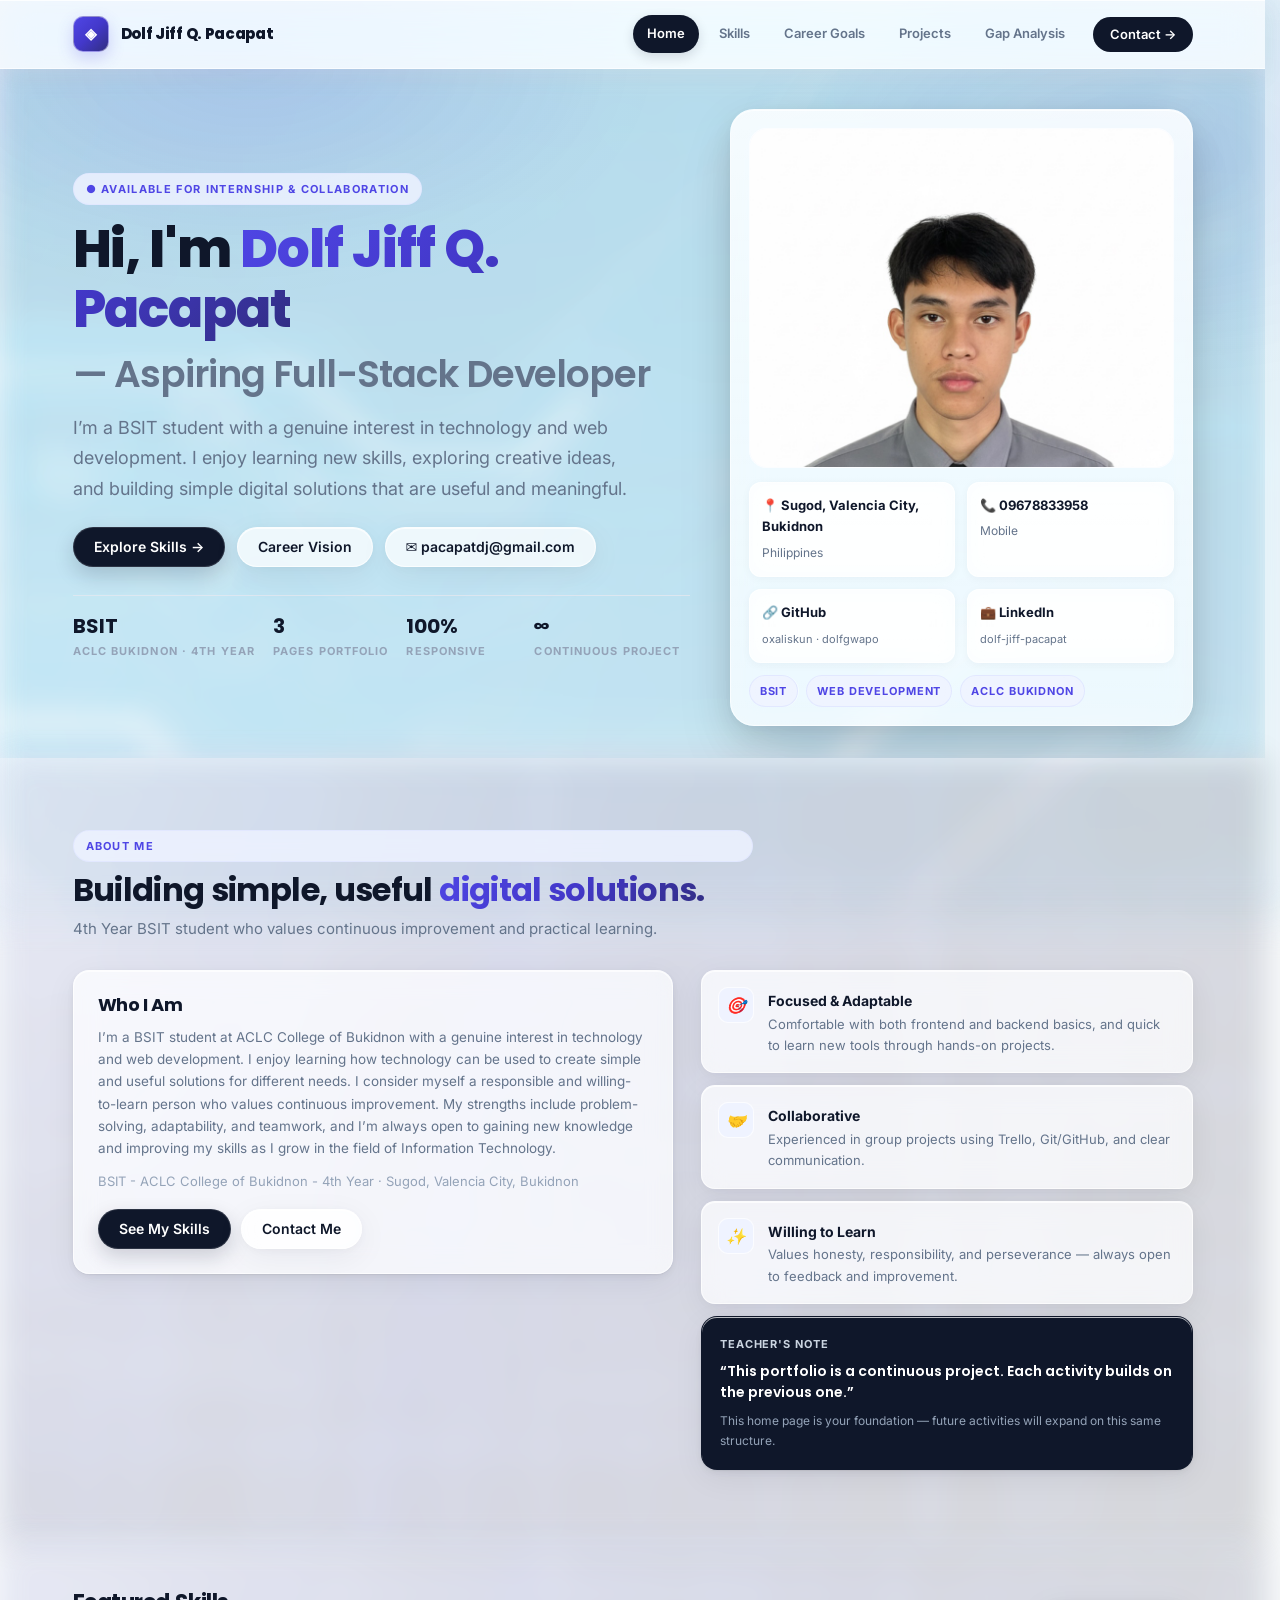
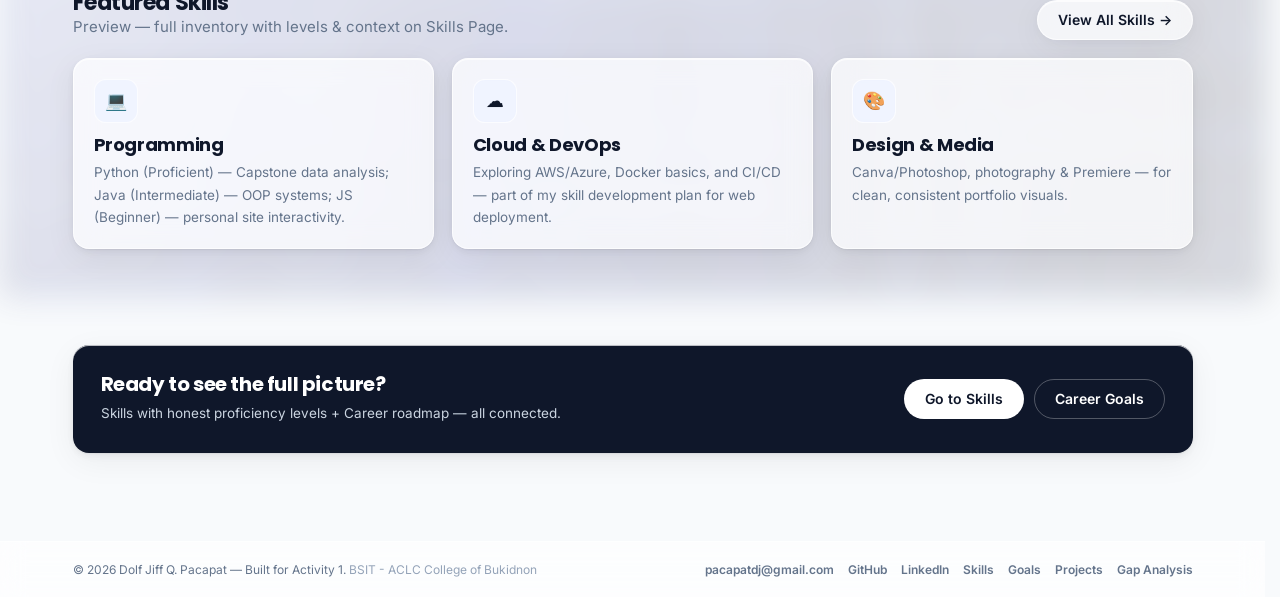
<file: index.html>
<!DOCTYPE html>
<html lang="en">
<head>
  <meta charset="UTF-8" />
  <meta name="viewport" content="width=device-width, initial-scale=1.0"/>
  <title>Dolf Jiff Q. Pacapat — Portfolio</title>
  <meta name="description" content="Portfolio of Dolf Jiff Q. Pacapat — Aspiring Full-Stack Developer, BSIT - ACLC College of Bukidnon"/>
  <link rel="preconnect" href="https://fonts.googleapis.com">
  <link rel="preconnect" href="https://fonts.gstatic.com" crossorigin>
  <link href="https://fonts.googleapis.com/css2?family=Inter:wght@400;500;600;700&family=Poppins:wght@600;700;800&display=swap" rel="stylesheet">
  <link rel="stylesheet" href="css/style.css"/>
</head>
<body>
  <!-- NAV -->
  <nav class="nav" id="nav">
    <div class="container nav-inner">
      <a class="brand" href="index.html">
        <span class="brand-mark">◈</span>
        <span>Dolf Jiff Q. Pacapat</span>
      </a>
      <div class="nav-links">
        <a class="active" href="index.html">Home</a>
        <a href="skills.html">Skills</a>
        <a href="career.html">Career Goals</a>
        <a href="projects.html">Projects</a>
        <a href="gap-analysis.html">Gap Analysis</a>
        <a class="btn btn-dark nav-cta" href="mailto:pacapatdj@gmail.com" style="padding:10px 16px; border-radius:999px; color:#fff">Contact →</a>
      </div>
      <button class="hamburger" aria-label="Menu" onclick="document.getElementById('nav').classList.toggle('open')">☰</button>
    </div>
  </nav>

  <!-- HERO -->
  <header class="hero">
    <div class="container hero-grid">
      <div class="hero-copy reveal">
        <span class="eyebrow">● Available for internship & collaboration</span>
        <h1>Hi, I'm <span class="gradient-text">Dolf Jiff Q. Pacapat</span><br/> <span style="font-weight:600; color:var(--text-muted); font-size:.72em">— Aspiring Full-Stack Developer</span></h1>
        <p class="lead">
          I’m a BSIT student with a genuine interest in technology and web development. I enjoy learning new skills, exploring creative ideas, and building simple digital solutions that are useful and meaningful.
        </p>
        <div class="hero-actions">
          <a class="btn btn-primary" href="skills.html">Explore Skills →</a>
          <a class="btn btn-ghost" href="career.html">Career Vision</a>
          <a class="btn btn-ghost" href="mailto:pacapatdj@gmail.com">✉ pacapatdj@gmail.com</a>
        </div>
        <div class="hero-stats">
          <div class="stat"><strong>BSIT</strong><span>ACLC Bukidnon · 4th Year</span></div>
          <div class="stat"><strong>3</strong><span>Pages Portfolio</span></div>
          <div class="stat"><strong>100%</strong><span>Responsive</span></div>
          <div class="stat"><strong>∞</strong><span>Continuous Project</span></div>
        </div>
      </div>

      <div class="hero-card reveal">
        <div class="profile-wrap">
          <img src="assets/profile.png" alt="Dolf Jiff Q. Pacapat" style="width:100%;height:100%;object-fit:cover" onerror="this.style.display='none'; this.nextElementSibling.style.display='grid'"/>
          <div class="profile-placeholder" style="display:none; width:100%;height:100%; place-items:center; text-align:center; padding:24px">
            <div class="avatar">DJ</div>
            <p><strong style="color:var(--text)">Dolf Jiff Q. Pacapat</strong><br/>
              <span style="font-size:12px; color:var(--text-light)">Add your photo as <code>assets/profile.png</code></span>
            </p>
          </div>
        </div>
        <div class="hero-card-meta">
          <div class="meta-box">
            <strong>📍 Sugod, Valencia City, Bukidnon</strong>
            <span>Philippines</span>
          </div>
          <div class="meta-box">
            <strong>📞 09678833958</strong>
            <span>Mobile</span>
          </div>
          <div class="meta-box">
            <strong>🔗 GitHub</strong>
            <span style="font-size:11px"><a href="https://github.com/oxaliskun" target="_blank">oxaliskun</a> · <a href="https://github.com/dolfgwapo" target="_blank">dolfgwapo</a></span>
          </div>
          <div class="meta-box">
            <strong>💼 LinkedIn</strong>
            <span style="font-size:11px"><a href="https://www.linkedin.com/in/dolf-jiff-pacapat" target="_blank">dolf-jiff-pacapat</a></span>
          </div>
        </div>
        <div style="margin-top:12px; display:flex; gap:8px; flex-wrap:wrap">
          <span class="tag-important">BSIT</span>
          <span class="tag-important">Web Development</span>
          <span class="tag-important">ACLC Bukidnon</span>
        </div>
      </div>
    </div>
  </header>

  <!-- ABOUT — tech2 background (subtle) -->
  <section class="section tech-bg-2">
    <div class="container">
      <div class="section-head">
        <span class="eyebrow">About Me</span>
        <h2>Building simple, useful <span class="gradient-text">digital solutions.</span></h2>
        <p>4th Year BSIT student who values continuous improvement and practical learning.</p>
      </div>

      <div class="about-grid">
        <div>
          <div class="card" style="padding:24px">
            <h3 style="margin-bottom:10px">Who I Am</h3>
            <p style="margin-bottom:12px">
              I’m a BSIT student at ACLC College of Bukidnon with a genuine interest in technology and web development. I enjoy learning how technology can be used to create simple and useful solutions for different needs. I consider myself a responsible and willing-to-learn person who values continuous improvement. My strengths include problem-solving, adaptability, and teamwork, and I’m always open to gaining new knowledge and improving my skills as I grow in the field of Information Technology.
            </p>
            <p style="font-size:13px; color:var(--text-light)">BSIT - ACLC College of Bukidnon - 4th Year · Sugod, Valencia City, Bukidnon</p>
            <div style="margin-top:16px; display:flex; gap:10px; flex-wrap:wrap">
              <a class="btn btn-primary" href="skills.html">See My Skills</a>
              <a class="btn btn-ghost" href="mailto:pacapatdj@gmail.com">Contact Me</a>
            </div>
          </div>
        </div>
        <div class="about-highlights">
          <div class="highlight">
            <i>🎯</i>
            <div>
              <strong style="font-size:14px">Focused & Adaptable</strong>
              <p style="font-size:13px">Comfortable with both frontend and backend basics, and quick to learn new tools through hands-on projects.</p>
            </div>
          </div>
          <div class="highlight">
            <i>🤝</i>
            <div>
              <strong style="font-size:14px">Collaborative</strong>
              <p style="font-size:13px">Experienced in group projects using Trello, Git/GitHub, and clear communication.</p>
            </div>
          </div>
          <div class="highlight">
            <i>✨</i>
            <div>
              <strong style="font-size:14px">Willing to Learn</strong>
              <p style="font-size:13px">Values honesty, responsibility, and perseverance — always open to feedback and improvement.</p>
            </div>
          </div>
          <div class="card" style="background: var(--primary); color:#fff; border-color: transparent; padding:18px">
            <p style="color:#cbd5e1; font-size:11px; margin-bottom:8px; letter-spacing:.08em; text-transform:uppercase; font-weight:700">Teacher's Note</p>
            <p style="color:#fff; font-family:'Poppins',sans-serif; font-weight:600; font-size:14px; line-height:1.5">“This portfolio is a continuous project. Each activity builds on the previous one.”</p>
            <p style="color:#94a3b8; font-size:12px; margin-top:8px">This home page is your foundation — future activities will expand on this same structure.</p>
          </div>
        </div>
      </div>
    </div>
  </section>

  <!-- FEATURED SKILLS PREVIEW -->
  <section class="section-sm tech-bg-2">
    <div class="container">
      <div style="display:flex; align-items:end; justify-content:space-between; gap:16px; flex-wrap:wrap; margin-bottom:18px">
        <div>
          <h2 style="font-size:22px">Featured Skills</h2>
          <p>Preview — full inventory with levels & context on Skills Page.</p>
        </div>
        <a href="skills.html" class="btn btn-ghost">View All Skills →</a>
      </div>
      <div class="grid-3">
        <div class="card">
          <div class="card-icon">💻</div>
          <h3>Programming</h3>
          <p>Python (Proficient) — Capstone data analysis; Java (Intermediate) — OOP systems; JS (Beginner) — personal site interactivity.</p>
        </div>
        <div class="card">
          <div class="card-icon">☁️</div>
          <h3>Cloud & DevOps</h3>
          <p>Exploring AWS/Azure, Docker basics, and CI/CD — part of my skill development plan for web deployment.</p>
        </div>
        <div class="card">
          <div class="card-icon">🎨</div>
          <h3>Design & Media</h3>
          <p>Canva/Photoshop, photography & Premiere — for clean, consistent portfolio visuals.</p>
        </div>
      </div>
    </div>
  </section>

  <!-- CTA -->
  <section class="section-sm">
    <div class="container">
      <div class="card" style="background: var(--primary); color:#fff; border:none; padding:28px; display:flex; align-items:center; justify-content:space-between; gap:18px; flex-wrap:wrap">
        <div>
          <h3 style="color:#fff; font-size:20px">Ready to see the full picture?</h3>
          <p style="color:#cbd5e1">Skills with honest proficiency levels + Career roadmap — all connected.</p>
        </div>
        <div style="display:flex; gap:10px; flex-wrap:wrap">
          <a href="skills.html" class="btn" style="background:#fff; color:var(--primary)">Go to Skills</a>
          <a href="career.html" class="btn" style="background:transparent; color:#fff; border-color: rgba(255,255,255,.28)">Career Goals</a>
        </div>
      </div>
    </div>
  </section>

  <!-- FOOTER -->
  <footer class="footer">
    <div class="container footer-inner">
      <p>© 2026 Dolf Jiff Q. Pacapat — Built for Activity 1. <span style="color:var(--text-light)">BSIT - ACLC College of Bukidnon</span></p>
      <div class="footer-links">
        <a href="mailto:pacapatdj@gmail.com">pacapatdj@gmail.com</a>
        <a href="https://github.com/oxaliskun" target="_blank">GitHub</a>
        <a href="https://www.linkedin.com/in/dolf-jiff-pacapat" target="_blank">LinkedIn</a>
        <a href="skills.html">Skills</a>
        <a href="career.html">Goals</a>
        <a href="projects.html">Projects</a>
        <a href="gap-analysis.html">Gap Analysis</a>
      </div>
    </div>
  </footer>
</body>
</html>
</file>
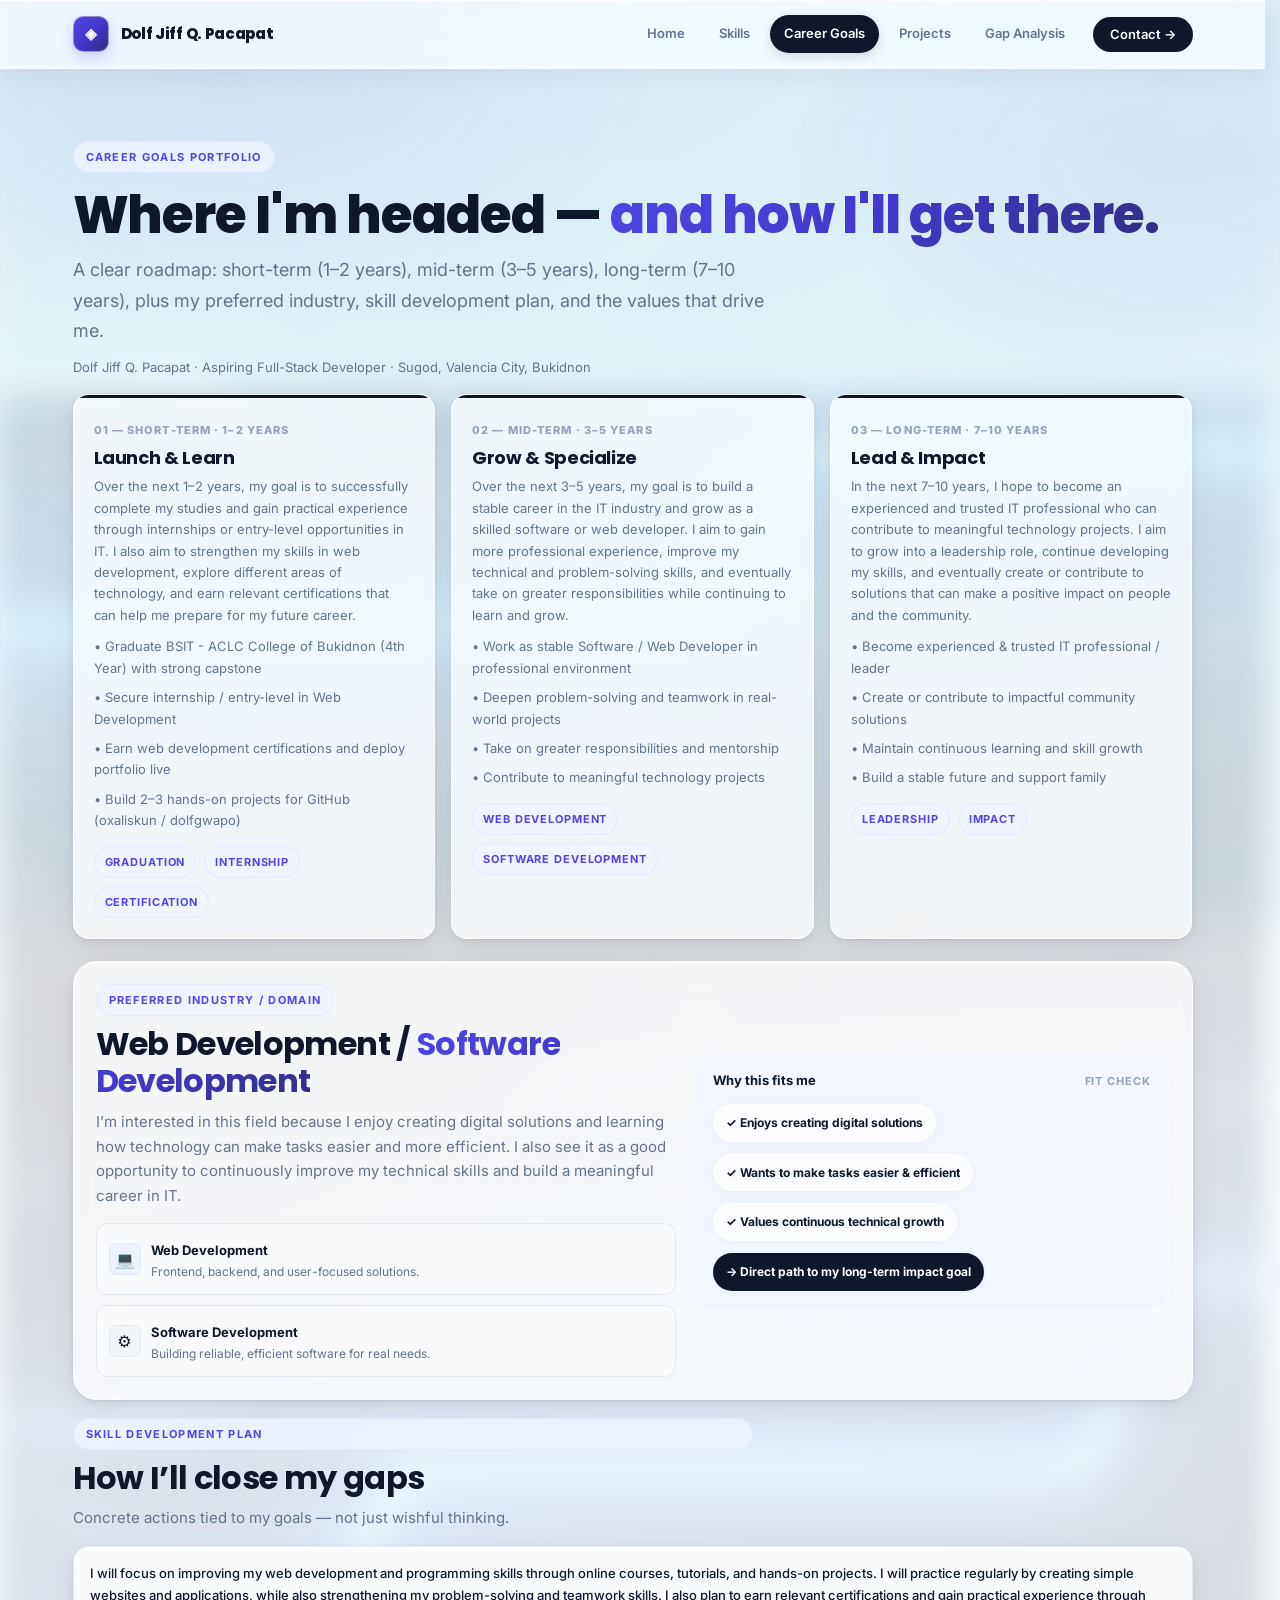
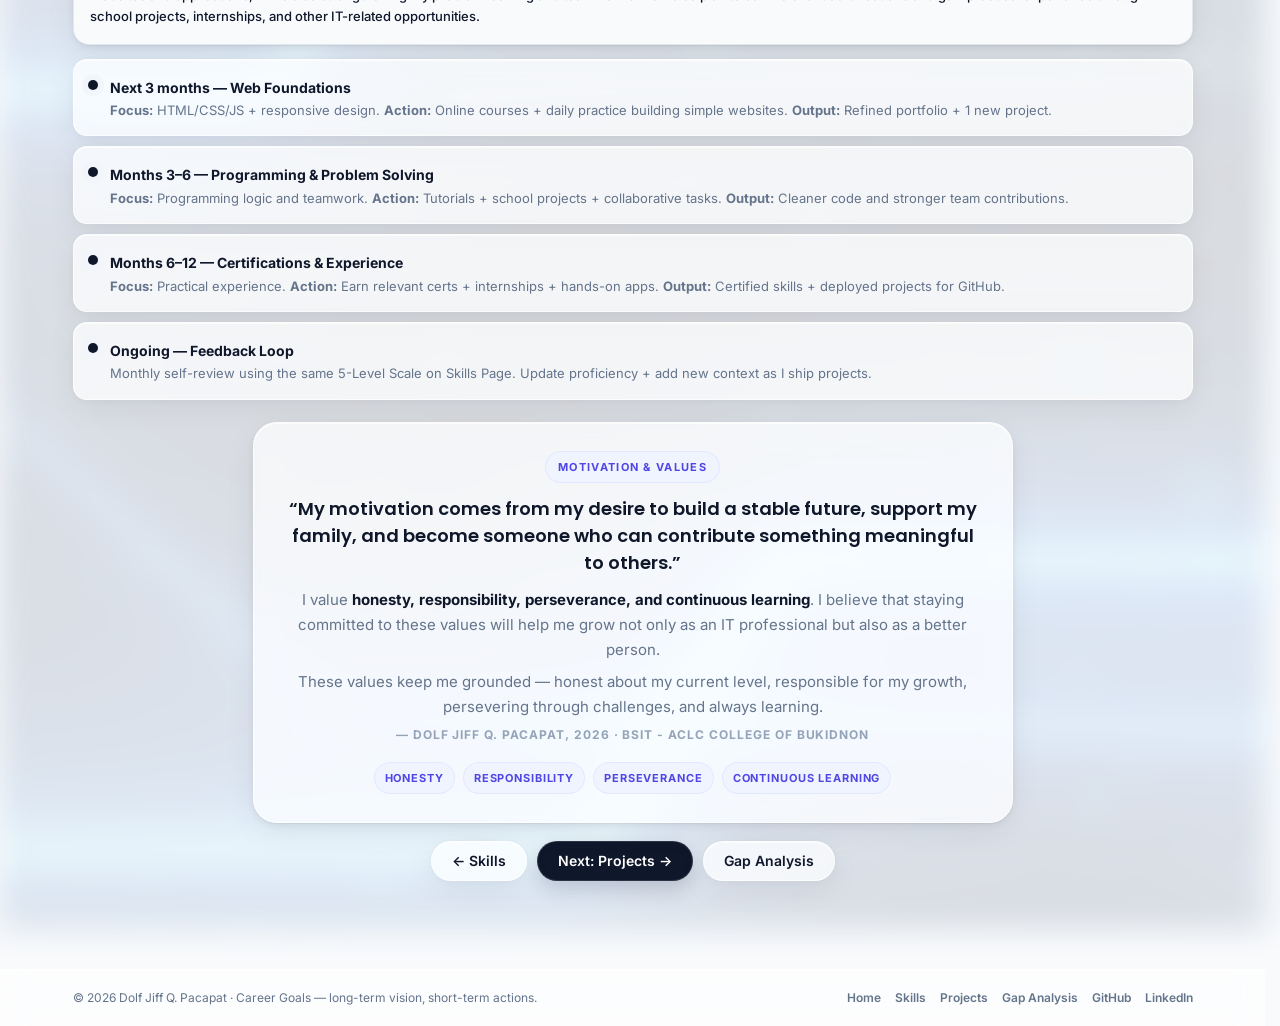
<file: career.html>
<!DOCTYPE html>
<html lang="en">
<head>
  <meta charset="UTF-8"/>
  <meta name="viewport" content="width=device-width, initial-scale=1.0"/>
  <title>Dolf Jiff Q. Pacapat — Career Goals</title>
  <link rel="preconnect" href="https://fonts.googleapis.com">
  <link rel="preconnect" href="https://fonts.gstatic.com" crossorigin>
  <link href="https://fonts.googleapis.com/css2?family=Inter:wght@400;500;600;700&family=Poppins:wght@600;700;800&display=swap" rel="stylesheet">
  <link rel="stylesheet" href="css/style.css"/>
</head>
<body>
  <nav class="nav" id="nav">
    <div class="container nav-inner">
      <a class="brand" href="index.html">
        <span class="brand-mark">◈</span>
        <span>Dolf Jiff Q. Pacapat</span>
      </a>
      <div class="nav-links">
        <a href="index.html">Home</a>
        <a href="skills.html">Skills</a>
        <a class="active" href="career.html">Career Goals</a>
        <a href="projects.html">Projects</a>
        <a href="gap-analysis.html">Gap Analysis</a>
        <a class="btn btn-dark nav-cta" href="mailto:pacapatdj@gmail.com" style="padding:10px 16px; border-radius:999px; color:#fff">Contact →</a>
      </div>
      <button class="hamburger" onclick="document.getElementById('nav').classList.toggle('open')">☰</button>
    </div>
  </nav>

  <header class="section" style="padding-bottom:16px">
    <div class="container">
      <span class="eyebrow">Career Goals Portfolio</span>
      <h1 style="margin:12px 0 10px">Where I'm headed — <span class="gradient-text">and how I'll get there.</span></h1>
      <p class="lead" style="max-width:720px">A clear roadmap: short-term (1–2 years), mid-term (3–5 years), long-term (7–10 years), plus my preferred industry, skill development plan, and the values that drive me.</p>
      <p style="margin-top:10px; font-size:13px">Dolf Jiff Q. Pacapat · Aspiring Full-Stack Developer · Sugod, Valencia City, Bukidnon</p>
    </div>
  </header>

  <!-- TIMELINE — tech4 background -->
  <section class="section-sm career-tech" style="padding-top:0">
    <div class="container">
      <div class="timeline">
        <div class="t-card">
          <span class="kicker">01 — Short-term · 1–2 Years</span>
          <h3>Launch & Learn</h3>
          <p>Over the next 1–2 years, my goal is to successfully complete my studies and gain practical experience through internships or entry-level opportunities in IT. I also aim to strengthen my skills in web development, explore different areas of technology, and earn relevant certifications that can help me prepare for my future career.</p>
          <ul style="margin-top:10px; display:grid; gap:8px; font-size:13px; color:var(--text-muted)">
            <li>• Graduate BSIT - ACLC College of Bukidnon (4th Year) with strong capstone</li>
            <li>• Secure internship / entry-level in Web Development</li>
            <li>• Earn web development certifications and deploy portfolio live</li>
            <li>• Build 2–3 hands-on projects for GitHub (oxaliskun / dolfgwapo)</li>
          </ul>
          <div style="margin-top:14px; display:flex; gap:8px; flex-wrap:wrap">
            <span class="tag-important">Graduation</span>
            <span class="tag-important">Internship</span>
            <span class="tag-important">Certification</span>
          </div>
        </div>

        <div class="t-card">
          <span class="kicker">02 — Mid-term · 3–5 Years</span>
          <h3>Grow & Specialize</h3>
          <p>Over the next 3–5 years, my goal is to build a stable career in the IT industry and grow as a skilled software or web developer. I aim to gain more professional experience, improve my technical and problem-solving skills, and eventually take on greater responsibilities while continuing to learn and grow.</p>
          <ul style="margin-top:10px; display:grid; gap:8px; font-size:13px; color:var(--text-muted)">
            <li>• Work as stable Software / Web Developer in professional environment</li>
            <li>• Deepen problem-solving and teamwork in real-world projects</li>
            <li>• Take on greater responsibilities and mentorship</li>
            <li>• Contribute to meaningful technology projects</li>
          </ul>
          <div style="margin-top:14px; display:flex; gap:8px; flex-wrap:wrap">
            <span class="tag-important">Web Development</span>
            <span class="tag-important">Software Development</span>
          </div>
        </div>

        <div class="t-card">
          <span class="kicker">03 — Long-term · 7–10 Years</span>
          <h3>Lead & Impact</h3>
          <p>In the next 7–10 years, I hope to become an experienced and trusted IT professional who can contribute to meaningful technology projects. I aim to grow into a leadership role, continue developing my skills, and eventually create or contribute to solutions that can make a positive impact on people and the community.</p>
          <ul style="margin-top:10px; display:grid; gap:8px; font-size:13px; color:var(--text-muted)">
            <li>• Become experienced & trusted IT professional / leader</li>
            <li>• Create or contribute to impactful community solutions</li>
            <li>• Maintain continuous learning and skill growth</li>
            <li>• Build a stable future and support family</li>
          </ul>
          <div style="margin-top:14px; display:flex; gap:8px; flex-wrap:wrap">
            <span class="tag-important">Leadership</span>
            <span class="tag-important">Impact</span>
          </div>
        </div>
      </div>

      <!-- PREFERRED INDUSTRY -->
      <div class="industry">
        <div>
          <span class="eyebrow">Preferred Industry / Domain</span>
          <h2 style="margin:10px 0 10px">Web Development / <span class="gradient-text">Software Development</span></h2>
          <p>I’m interested in this field because I enjoy creating digital solutions and learning how technology can make tasks easier and more efficient. I also see it as a good opportunity to continuously improve my technical skills and build a meaningful career in IT.</p>
          <div style="margin-top:14px; display:grid; gap:10px">
            <div style="display:flex; gap:10px; align-items:center; background:var(--bg); border:1px solid var(--border); border-radius:12px; padding:12px">
              <span style="width:32px;height:32px;border-radius:8px;display:grid;place-items:center;background:#eef2ff;border:1px solid #e0e7ff">💻</span>
              <div><strong style="font-size:13px">Web Development</strong><p style="font-size:12px">Frontend, backend, and user-focused solutions.</p></div>
            </div>
            <div style="display:flex; gap:10px; align-items:center; background:var(--bg); border:1px solid var(--border); border-radius:12px; padding:12px">
              <span style="width:32px;height:32px;border-radius:8px;display:grid;place-items:center;background:#f1f5f9;border:1px solid #e2e8f0">⚙️</span>
              <div><strong style="font-size:13px">Software Development</strong><p style="font-size:12px">Building reliable, efficient software for real needs.</p></div>
            </div>
          </div>
        </div>
        <div class="industry-visual">
          <div style="display:flex; align-items:center; justify-content:space-between">
            <strong style="font-size:13px">Why this fits me</strong>
            <span style="font-size:11px; font-weight:700; letter-spacing:.08em; text-transform:uppercase; color:var(--text-light)">Fit Check</span>
          </div>
          <div class="pill">✓ Enjoys creating digital solutions</div>
          <div class="pill">✓ Wants to make tasks easier & efficient</div>
          <div class="pill">✓ Values continuous technical growth</div>
          <div class="pill" style="background: var(--primary); color:#fff; border-color: transparent">→ Direct path to my long-term impact goal</div>
        </div>
      </div>

      <!-- SKILL DEVELOPMENT PLAN -->
      <div style="margin-top:18px">
        <div class="section-head" style="margin-bottom:16px">
          <span class="eyebrow">Skill Development Plan</span>
          <h2>How I’ll close my gaps</h2>
          <p>Concrete actions tied to my goals — not just wishful thinking.</p>
        </div>

        <div class="card" style="padding:16px; margin-bottom:12px; background:var(--bg); border-color:var(--border)">
          <p style="color:var(--text); font-size:13px; font-weight:500">I will focus on improving my web development and programming skills through online courses, tutorials, and hands-on projects. I will practice regularly by creating simple websites and applications, while also strengthening my problem-solving and teamwork skills. I also plan to earn relevant certifications and gain practical experience through school projects, internships, and other IT-related opportunities.</p>
        </div>

        <div class="roadmap">
          <div class="roadmap-item">
            <span class="dot"></span>
            <div>
              <strong style="font-size:14px">Next 3 months — Web Foundations</strong>
              <p style="font-size:13px"><strong>Focus:</strong> HTML/CSS/JS + responsive design. <strong>Action:</strong> Online courses + daily practice building simple websites. <strong>Output:</strong> Refined portfolio + 1 new project.</p>
            </div>
          </div>
          <div class="roadmap-item">
            <span class="dot"></span>
            <div>
              <strong style="font-size:14px">Months 3–6 — Programming & Problem Solving</strong>
              <p style="font-size:13px"><strong>Focus:</strong> Programming logic and teamwork. <strong>Action:</strong> Tutorials + school projects + collaborative tasks. <strong>Output:</strong> Cleaner code and stronger team contributions.</p>
            </div>
          </div>
          <div class="roadmap-item">
            <span class="dot"></span>
            <div>
              <strong style="font-size:14px">Months 6–12 — Certifications & Experience</strong>
              <p style="font-size:13px"><strong>Focus:</strong> Practical experience. <strong>Action:</strong> Earn relevant certs + internships + hands-on apps. <strong>Output:</strong> Certified skills + deployed projects for GitHub.</p>
            </div>
          </div>
          <div class="roadmap-item">
            <span class="dot"></span>
            <div>
              <strong style="font-size:14px">Ongoing — Feedback Loop</strong>
              <p style="font-size:13px">Monthly self-review using the same 5-Level Scale on Skills Page. Update proficiency + add new context as I ship projects.</p>
            </div>
          </div>
        </div>
      </div>

      <!-- MOTIVATION & VALUES -->
      <div style="margin-top:22px">
        <div class="motivation">
          <span class="eyebrow" style="margin:0 auto">Motivation & Values</span>
          <blockquote>“My motivation comes from my desire to build a stable future, support my family, and become someone who can contribute something meaningful to others.”</blockquote>
          <p style="margin-top:10px">I value <strong style="color:var(--text)">honesty, responsibility, perseverance, and continuous learning</strong>. I believe that staying committed to these values will help me grow not only as an IT professional but also as a better person.</p>
          <p style="margin-top:8px">These values keep me grounded — honest about my current level, responsible for my growth, persevering through challenges, and always learning.</p>
          <cite>— Dolf Jiff Q. Pacapat, 2026 · BSIT - ACLC College of Bukidnon</cite>
          <div style="margin-top:16px; display:flex; gap:8px; justify-content:center; flex-wrap:wrap">
            <span class="tag-important">Honesty</span>
            <span class="tag-important">Responsibility</span>
            <span class="tag-important">Perseverance</span>
            <span class="tag-important">Continuous Learning</span>
          </div>
        </div>
      </div>

      <div style="margin-top:18px; display:flex; gap:10px; flex-wrap:wrap; justify-content:center">
        <a href="skills.html" class="btn btn-ghost">← Skills</a>
        <a href="projects.html" class="btn btn-primary">Next: Projects →</a>
        <a href="gap-analysis.html" class="btn btn-ghost">Gap Analysis</a>
      </div>
    </div>
  </section>

  <footer class="footer">
    <div class="container footer-inner">
      <p>© 2026 Dolf Jiff Q. Pacapat · Career Goals — long-term vision, short-term actions.</p>
      <div class="footer-links">
        <a href="index.html">Home</a>
        <a href="skills.html">Skills</a>
        <a href="projects.html">Projects</a>
        <a href="gap-analysis.html">Gap Analysis</a>
        <a href="https://github.com/oxaliskun" target="_blank">GitHub</a>
        <a href="https://www.linkedin.com/in/dolf-jiff-pacapat" target="_blank">LinkedIn</a>
      </div>
    </div>
  </footer>
</body>
</html>
</file>
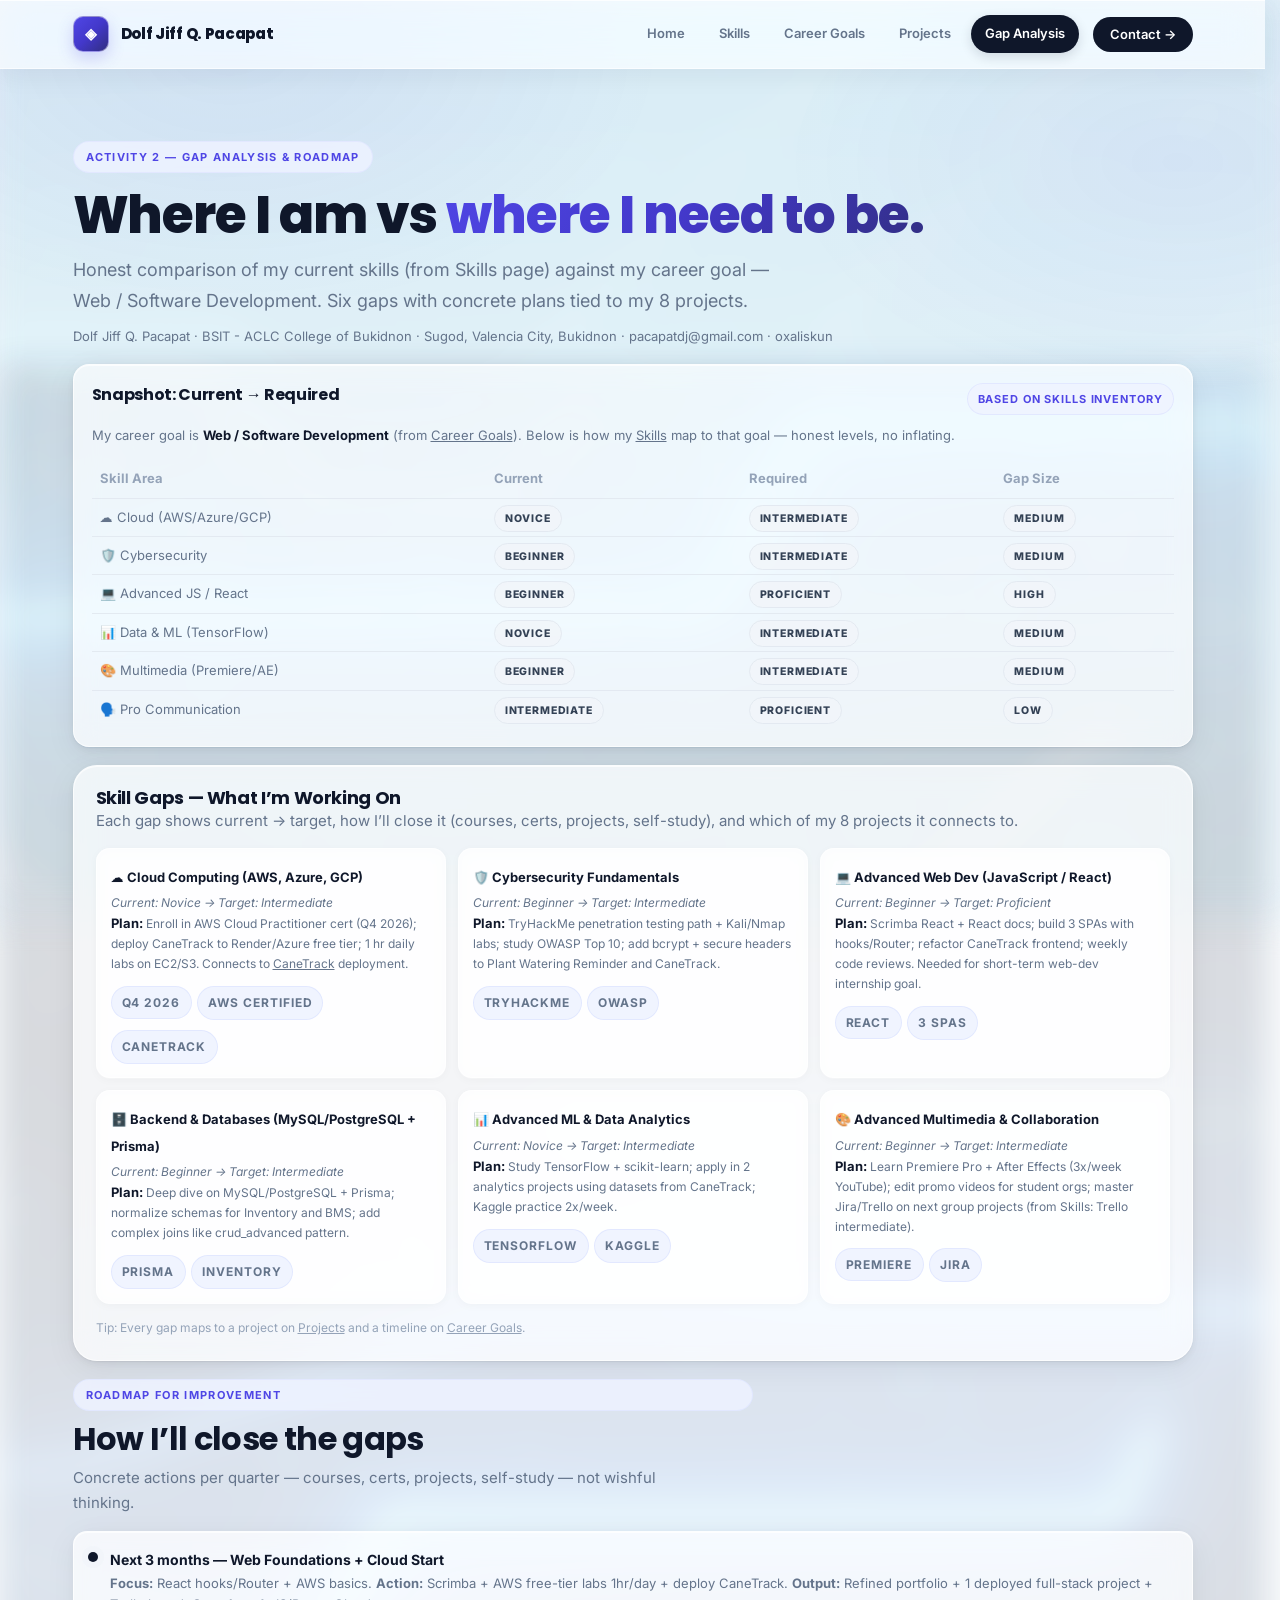
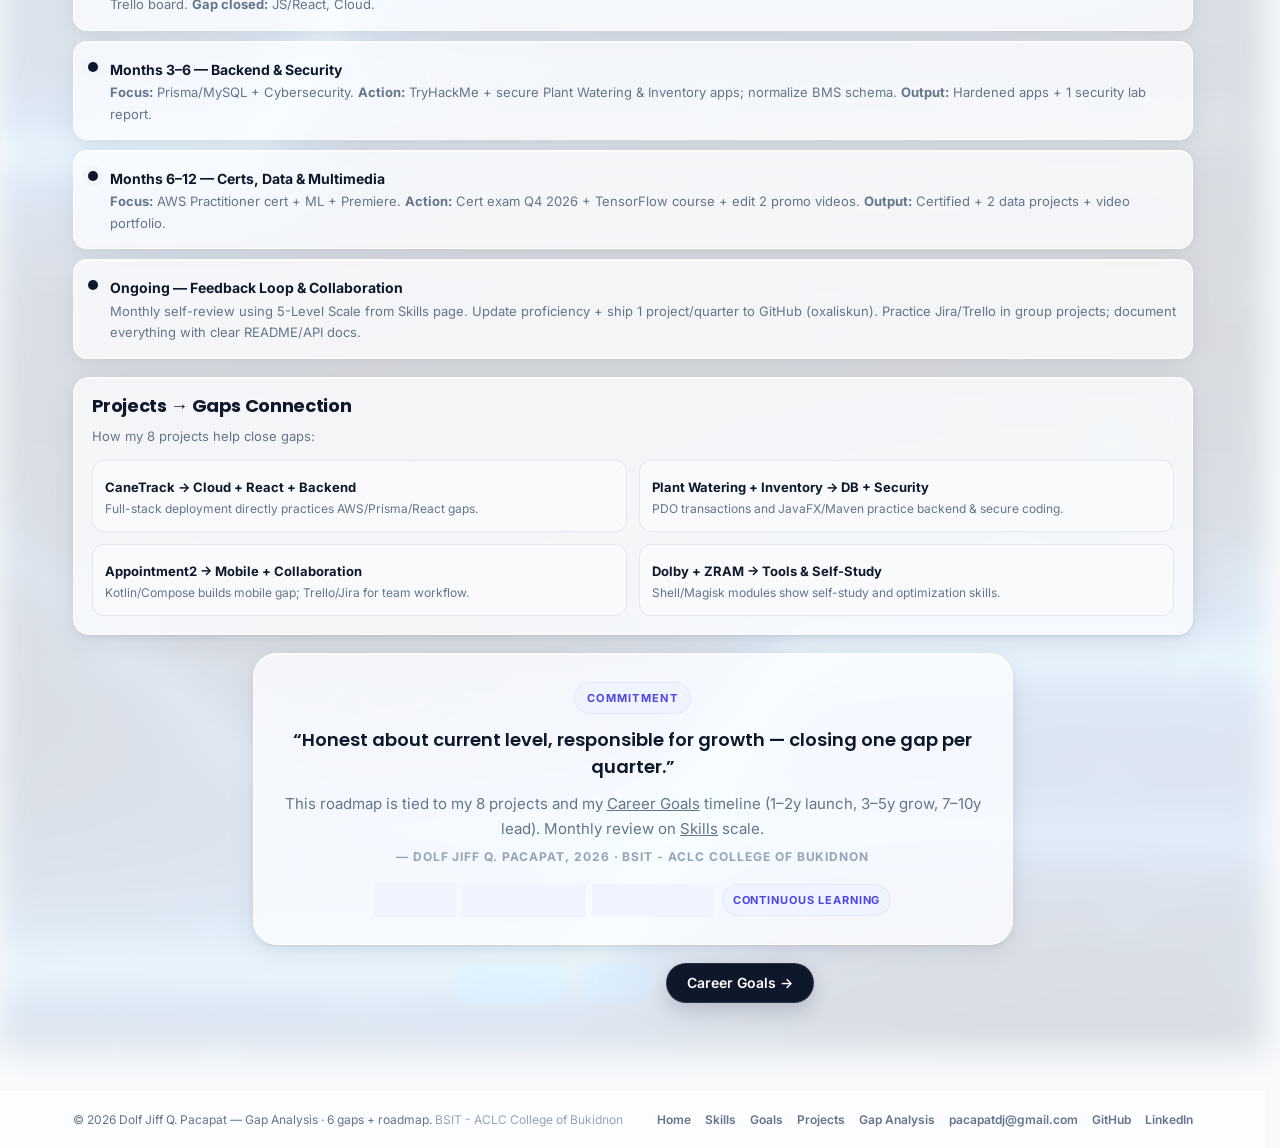
<file: gap-analysis.html>
<!DOCTYPE html>
<html lang="en">
<head>
  <meta charset="UTF-8"/>
  <meta name="viewport" content="width=device-width, initial-scale=1.0"/>
  <title>Dolf Jiff Q. Pacapat — Gap Analysis</title>
  <meta name="description" content="Gap Analysis of Dolf Jiff Q. Pacapat — 6 skill gaps with roadmap to become Full-Stack Developer"/>
  <link rel="preconnect" href="https://fonts.googleapis.com">
  <link rel="preconnect" href="https://fonts.gstatic.com" crossorigin>
  <link href="https://fonts.googleapis.com/css2?family=Inter:wght@400;500;600;700&family=Poppins:wght@600;700;800&display=swap" rel="stylesheet">
  <link rel="stylesheet" href="css/style.css"/>
</head>
<body>
  <nav class="nav" id="nav">
    <div class="container nav-inner">
      <a class="brand" href="index.html">
        <span class="brand-mark">◈</span>
        <span>Dolf Jiff Q. Pacapat</span>
      </a>
      <div class="nav-links">
        <a href="index.html">Home</a>
        <a href="skills.html">Skills</a>
        <a href="career.html">Career Goals</a>
        <a href="projects.html">Projects</a>
        <a class="active" href="gap-analysis.html">Gap Analysis</a>
        <a class="btn btn-dark nav-cta" href="mailto:pacapatdj@gmail.com" style="padding:10px 16px; border-radius:999px; color:#fff">Contact →</a>
      </div>
      <button class="hamburger" aria-label="Menu" onclick="document.getElementById('nav').classList.toggle('open')">☰</button>
    </div>
  </nav>

  <header class="section" style="padding-bottom:16px">
    <div class="container">
      <span class="eyebrow">Activity 2 — Gap Analysis & Roadmap</span>
      <h1 style="margin:12px 0 10px">Where I am vs <span class="gradient-text">where I need to be.</span></h1>
      <p class="lead" style="max-width:720px">Honest comparison of my current skills (from Skills page) against my career goal — Web / Software Development. Six gaps with concrete plans tied to my 8 projects.</p>
      <p style="margin-top:10px; font-size:13px">Dolf Jiff Q. Pacapat · BSIT - ACLC College of Bukidnon · Sugod, Valencia City, Bukidnon · pacapatdj@gmail.com · <a href="https://github.com/oxaliskun" target="_blank">oxaliskun</a></p>
    </div>
  </header>

  <section class="section-sm career-tech" style="padding-top:0">
    <div class="container">

      <!-- OVERVIEW CARD — Current vs Required -->
      <div class="card" style="padding:18px; margin-bottom:18px">
        <div style="display:flex; align-items:center; justify-content:space-between; gap:12px; flex-wrap:wrap; margin-bottom:10px">
          <h3 style="font-size:16px">Snapshot: Current → Required</h3>
          <span class="tag-important">Based on Skills Inventory</span>
        </div>
        <p style="font-size:13px; margin-bottom:14px">My career goal is <strong style="color:var(--text)">Web / Software Development</strong> (from <a href="career.html" style="text-decoration:underline">Career Goals</a>). Below is how my <a href="skills.html" style="text-decoration:underline">Skills</a> map to that goal — honest levels, no inflating.</p>
        <div style="overflow-x:auto">
          <table style="width:100%; font-size:13px; border-collapse:collapse; min-width:520px">
            <thead><tr style="color:var(--text-light); text-align:left; border-bottom:1px solid var(--border)"><th style="padding:8px">Skill Area</th><th style="padding:8px">Current</th><th style="padding:8px">Required</th><th style="padding:8px">Gap Size</th></tr></thead>
            <tbody style="color:var(--text-muted)">
              <tr style="border-bottom:1px solid var(--border)"><td style="padding:8px">☁️ Cloud (AWS/Azure/GCP)</td><td style="padding:8px"><span class="badge novice">Novice</span></td><td style="padding:8px"><span class="badge intermediate">Intermediate</span></td><td style="padding:8px"><span class="badge intermediate">Medium</span></td></tr>
              <tr style="border-bottom:1px solid var(--border)"><td style="padding:8px">🛡️ Cybersecurity</td><td style="padding:8px"><span class="badge beginner">Beginner</span></td><td style="padding:8px"><span class="badge intermediate">Intermediate</span></td><td style="padding:8px"><span class="badge beginner">Medium</span></td></tr>
              <tr style="border-bottom:1px solid var(--border)"><td style="padding:8px">💻 Advanced JS / React</td><td style="padding:8px"><span class="badge beginner">Beginner</span></td><td style="padding:8px"><span class="badge proficient">Proficient</span></td><td style="padding:8px"><span class="badge proficient">High</span></td></tr>
              <tr style="border-bottom:1px solid var(--border)"><td style="padding:8px">📊 Data & ML (TensorFlow)</td><td style="padding:8px"><span class="badge novice">Novice</span></td><td style="padding:8px"><span class="badge intermediate">Intermediate</span></td><td style="padding:8px"><span class="badge intermediate">Medium</span></td></tr>
              <tr style="border-bottom:1px solid var(--border)"><td style="padding:8px">🎨 Multimedia (Premiere/AE)</td><td style="padding:8px"><span class="badge beginner">Beginner</span></td><td style="padding:8px"><span class="badge intermediate">Intermediate</span></td><td style="padding:8px"><span class="badge beginner">Medium</span></td></tr>
              <tr><td style="padding:8px">🗣️ Pro Communication</td><td style="padding:8px"><span class="badge intermediate">Intermediate</span></td><td style="padding:8px"><span class="badge proficient">Proficient</span></td><td style="padding:8px"><span class="badge intermediate">Low</span></td></tr>
            </tbody>
          </table>
        </div>
      </div>

      <!-- GAPS GRID — 6 gaps, reuse .gaps from style.css -->
      <div class="gaps">
        <h3>Skill Gaps — What I’m Working On</h3>
        <p>Each gap shows current → target, how I’ll close it (courses, certs, projects, self-study), and which of my 8 projects it connects to.</p>
        <div class="gap-grid">
          <div class="gap-card">
            <strong>☁️ Cloud Computing (AWS, Azure, GCP)</strong>
            <span><em>Current: Novice → Target: Intermediate</em><br>
            <strong>Plan:</strong> Enroll in AWS Cloud Practitioner cert (Q4 2026); deploy CaneTrack to Render/Azure free tier; 1 hr daily labs on EC2/S3. Connects to <a href="projects.html" style="text-decoration:underline">CaneTrack</a> deployment.</span>
            <div style="margin-top:8px; display:flex; gap:6px; flex-wrap:wrap">
              <span class="tag-important">Q4 2026</span><span class="tag-important">AWS Certified</span><span class="tag-important">CaneTrack</span>
            </div>
          </div>
          <div class="gap-card">
            <strong>🛡️ Cybersecurity Fundamentals</strong>
            <span><em>Current: Beginner → Target: Intermediate</em><br>
            <strong>Plan:</strong> TryHackMe penetration testing path + Kali/Nmap labs; study OWASP Top 10; add bcrypt + secure headers to Plant Watering Reminder and CaneTrack.</span>
            <div style="margin-top:8px; display:flex; gap:6px; flex-wrap:wrap">
              <span class="tag-important">TryHackMe</span><span class="tag-important">OWASP</span>
            </div>
          </div>
          <div class="gap-card">
            <strong>💻 Advanced Web Dev (JavaScript / React)</strong>
            <span><em>Current: Beginner → Target: Proficient</em><br>
            <strong>Plan:</strong> Scrimba React + React docs; build 3 SPAs with hooks/Router; refactor CaneTrack frontend; weekly code reviews. Needed for short-term web-dev internship goal.</span>
            <div style="margin-top:8px; display:flex; gap:6px; flex-wrap:wrap">
              <span class="tag-important">React</span><span class="tag-important">3 SPAs</span>
            </div>
          </div>
          <div class="gap-card">
            <strong>🗄️ Backend & Databases (MySQL/PostgreSQL + Prisma)</strong>
            <span><em>Current: Beginner → Target: Intermediate</em><br>
            <strong>Plan:</strong> Deep dive on MySQL/PostgreSQL + Prisma; normalize schemas for Inventory and BMS; add complex joins like crud_advanced pattern.</span>
            <div style="margin-top:8px; display:flex; gap:6px; flex-wrap:wrap">
              <span class="tag-important">Prisma</span><span class="tag-important">Inventory</span>
            </div>
          </div>
          <div class="gap-card">
            <strong>📊 Advanced ML & Data Analytics</strong>
            <span><em>Current: Novice → Target: Intermediate</em><br>
            <strong>Plan:</strong> Study TensorFlow + scikit-learn; apply in 2 analytics projects using datasets from CaneTrack; Kaggle practice 2x/week.</span>
            <div style="margin-top:8px; display:flex; gap:6px; flex-wrap:wrap">
              <span class="tag-important">TensorFlow</span><span class="tag-important">Kaggle</span>
            </div>
          </div>
          <div class="gap-card">
            <strong>🎨 Advanced Multimedia & Collaboration</strong>
            <span><em>Current: Beginner → Target: Intermediate</em><br>
            <strong>Plan:</strong> Learn Premiere Pro + After Effects (3x/week YouTube); edit promo videos for student orgs; master Jira/Trello on next group projects (from Skills: Trello intermediate).</span>
            <div style="margin-top:8px; display:flex; gap:6px; flex-wrap:wrap">
              <span class="tag-important">Premiere</span><span class="tag-important">Jira</span>
            </div>
          </div>
        </div>
        <p style="margin-top:14px; font-size:12px; color:var(--text-light)">Tip: Every gap maps to a project on <a href="projects.html" style="text-decoration:underline">Projects</a> and a timeline on <a href="career.html" style="text-decoration:underline">Career Goals</a>.</p>
      </div>

      <!-- ROADMAP — reuse .roadmap from career.html -->
      <div style="margin-top:18px">
        <div class="section-head" style="margin-bottom:16px">
          <span class="eyebrow">Roadmap for Improvement</span>
          <h2>How I’ll close the gaps</h2>
          <p>Concrete actions per quarter — courses, certs, projects, self-study — not wishful thinking.</p>
        </div>
        <div class="roadmap">
          <div class="roadmap-item">
            <span class="dot"></span>
            <div>
              <strong style="font-size:14px">Next 3 months — Web Foundations + Cloud Start</strong>
              <p style="font-size:13px"><strong>Focus:</strong> React hooks/Router + AWS basics. <strong>Action:</strong> Scrimba + AWS free-tier labs 1hr/day + deploy CaneTrack. <strong>Output:</strong> Refined portfolio + 1 deployed full-stack project + Trello board. <strong>Gap closed:</strong> JS/React, Cloud.</p>
            </div>
          </div>
          <div class="roadmap-item">
            <span class="dot"></span>
            <div>
              <strong style="font-size:14px">Months 3–6 — Backend & Security</strong>
              <p style="font-size:13px"><strong>Focus:</strong> Prisma/MySQL + Cybersecurity. <strong>Action:</strong> TryHackMe + secure Plant Watering & Inventory apps; normalize BMS schema. <strong>Output:</strong> Hardened apps + 1 security lab report.</p>
            </div>
          </div>
          <div class="roadmap-item">
            <span class="dot"></span>
            <div>
              <strong style="font-size:14px">Months 6–12 — Certs, Data & Multimedia</strong>
              <p style="font-size:13px"><strong>Focus:</strong> AWS Practitioner cert + ML + Premiere. <strong>Action:</strong> Cert exam Q4 2026 + TensorFlow course + edit 2 promo videos. <strong>Output:</strong> Certified + 2 data projects + video portfolio.</p>
            </div>
          </div>
          <div class="roadmap-item">
            <span class="dot"></span>
            <div>
              <strong style="font-size:14px">Ongoing — Feedback Loop & Collaboration</strong>
              <p style="font-size:13px">Monthly self-review using 5-Level Scale from Skills page. Update proficiency + ship 1 project/quarter to GitHub (oxaliskun). Practice Jira/Trello in group projects; document everything with clear README/API docs.</p>
            </div>
          </div>
        </div>
      </div>

      <!-- PROJECTS CONNECTION -->
      <div class="card" style="padding:18px; margin-top:18px">
        <h3 style="margin-bottom:10px">Projects → Gaps Connection</h3>
        <p style="font-size:13px; margin-bottom:12px">How my 8 projects help close gaps:</p>
        <div class="grid-2" style="gap:12px">
          <div style="background:var(--bg); border:1px solid var(--border); border-radius:12px; padding:12px">
            <strong style="font-size:13px">CaneTrack → Cloud + React + Backend</strong>
            <p style="font-size:12px">Full-stack deployment directly practices AWS/Prisma/React gaps.</p>
          </div>
          <div style="background:var(--bg); border:1px solid var(--border); border-radius:12px; padding:12px">
            <strong style="font-size:13px">Plant Watering + Inventory → DB + Security</strong>
            <p style="font-size:12px">PDO transactions and JavaFX/Maven practice backend & secure coding.</p>
          </div>
          <div style="background:var(--bg); border:1px solid var(--border); border-radius:12px; padding:12px">
            <strong style="font-size:13px">Appointment2 → Mobile + Collaboration</strong>
            <p style="font-size:12px">Kotlin/Compose builds mobile gap; Trello/Jira for team workflow.</p>
          </div>
          <div style="background:var(--bg); border:1px solid var(--border); border-radius:12px; padding:12px">
            <strong style="font-size:13px">Dolby + ZRAM → Tools & Self-Study</strong>
            <p style="font-size:12px">Shell/Magisk modules show self-study and optimization skills.</p>
          </div>
        </div>
      </div>

      <!-- MOTIVATION REUSE -->
      <div style="margin-top:18px">
        <div class="motivation">
          <span class="eyebrow" style="margin:0 auto">Commitment</span>
          <blockquote>“Honest about current level, responsible for growth — closing one gap per quarter.”</blockquote>
          <p style="margin-top:10px">This roadmap is tied to my 8 projects and my <a href="career.html" style="text-decoration:underline">Career Goals</a> timeline (1–2y launch, 3–5y grow, 7–10y lead). Monthly review on <a href="skills.html" style="text-decoration:underline">Skills</a> scale.</p>
          <cite>— Dolf Jiff Q. Pacapat, 2026 · BSIT - ACLC College of Bukidnon</cite>
          <div style="margin-top:16px; display:flex; gap:8px; justify-content:center; flex-wrap:wrap">
            <span class="tag-important">Honesty</span>
            <span class="tag-important">Responsibility</span>
            <span class="tag-important">Perseverance</span>
            <span class="tag-important">Continuous Learning</span>
          </div>
        </div>
      </div>

      <div style="margin-top:18px; display:flex; gap:10px; flex-wrap:wrap; justify-content:center">
        <a href="projects.html" class="btn btn-ghost">← Projects</a>
        <a href="skills.html" class="btn btn-ghost">Skills</a>
        <a href="career.html" class="btn btn-primary">Career Goals →</a>
      </div>
    </div>
  </section>

  <footer class="footer">
    <div class="container footer-inner">
      <p>© 2026 Dolf Jiff Q. Pacapat — Gap Analysis · 6 gaps + roadmap. <span style="color:var(--text-light)">BSIT - ACLC College of Bukidnon</span></p>
      <div class="footer-links">
        <a href="index.html">Home</a>
        <a href="skills.html">Skills</a>
        <a href="career.html">Goals</a>
        <a href="projects.html">Projects</a>
        <a href="gap-analysis.html">Gap Analysis</a>
        <a href="mailto:pacapatdj@gmail.com">pacapatdj@gmail.com</a>
        <a href="https://github.com/oxaliskun" target="_blank">GitHub</a>
        <a href="https://www.linkedin.com/in/dolf-jiff-pacapat" target="_blank">LinkedIn</a>
      </div>
    </div>
  </footer>
</body>
</html>
</file>
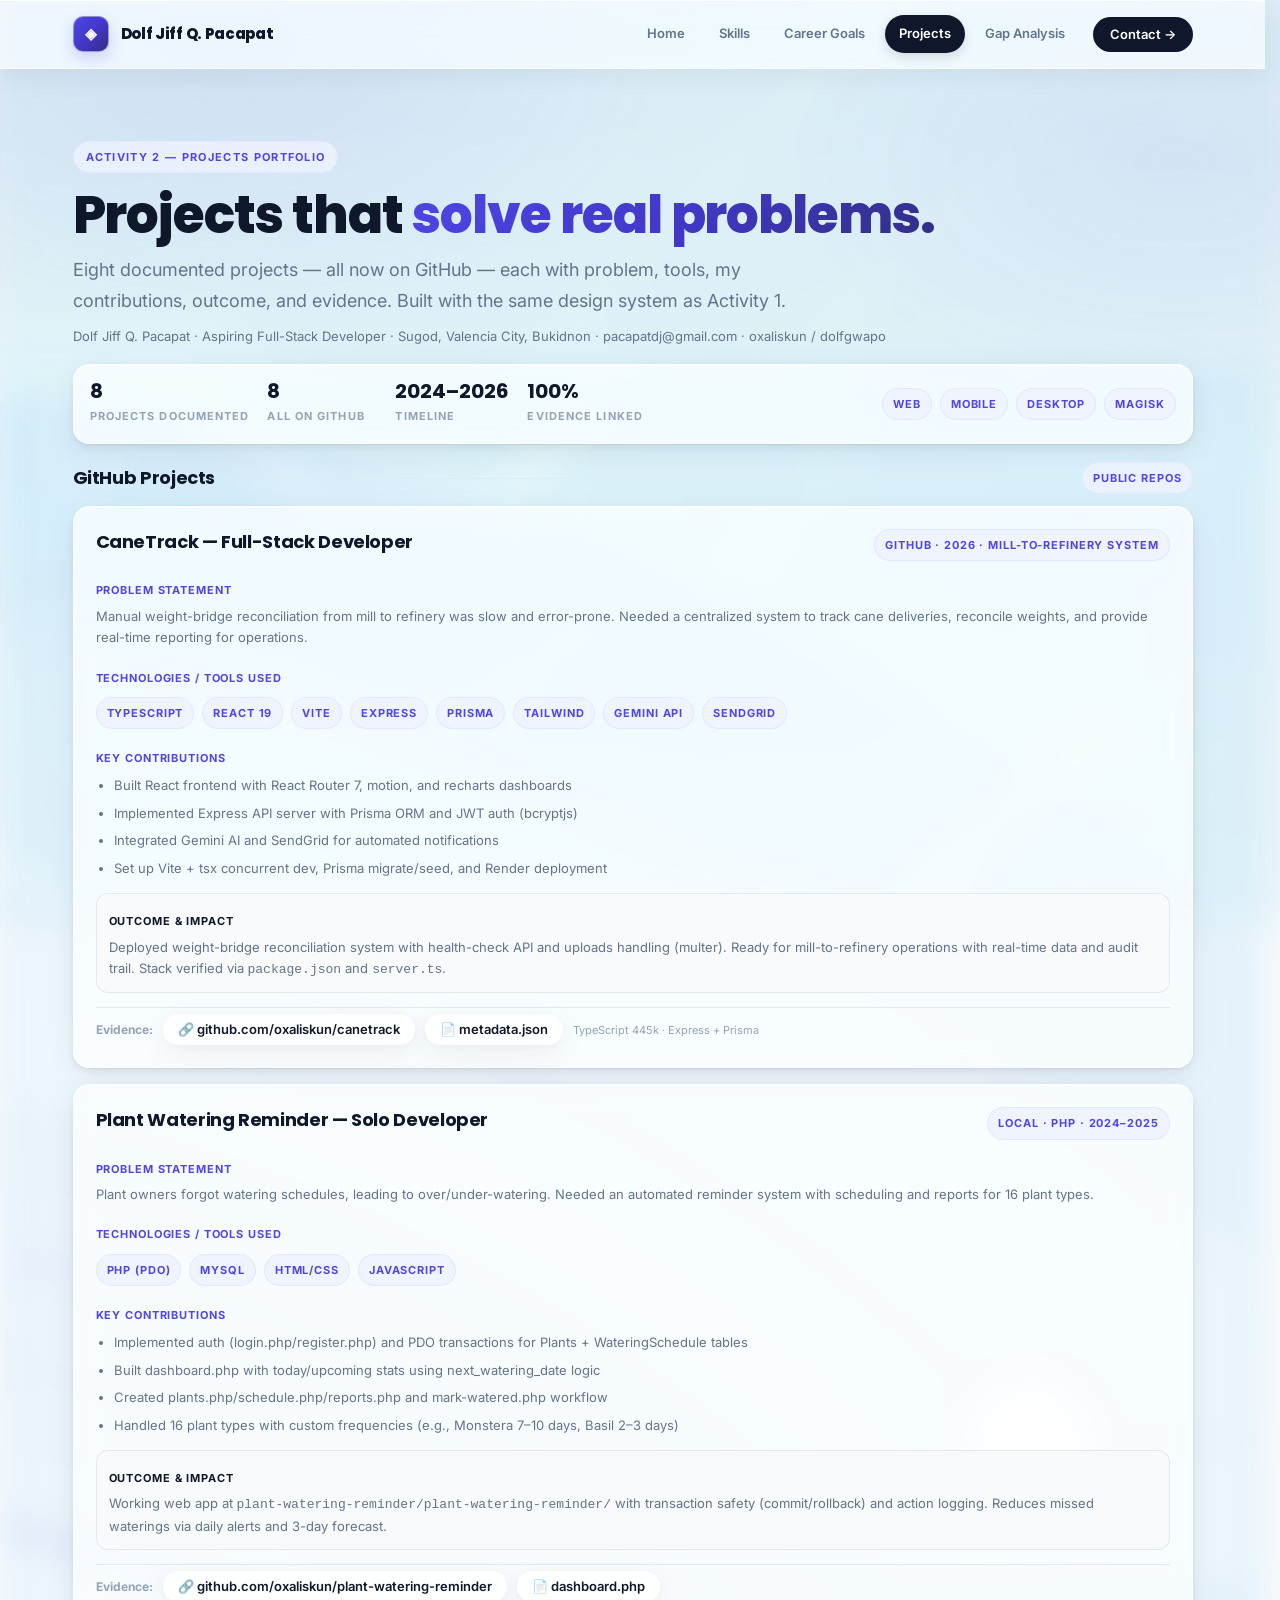
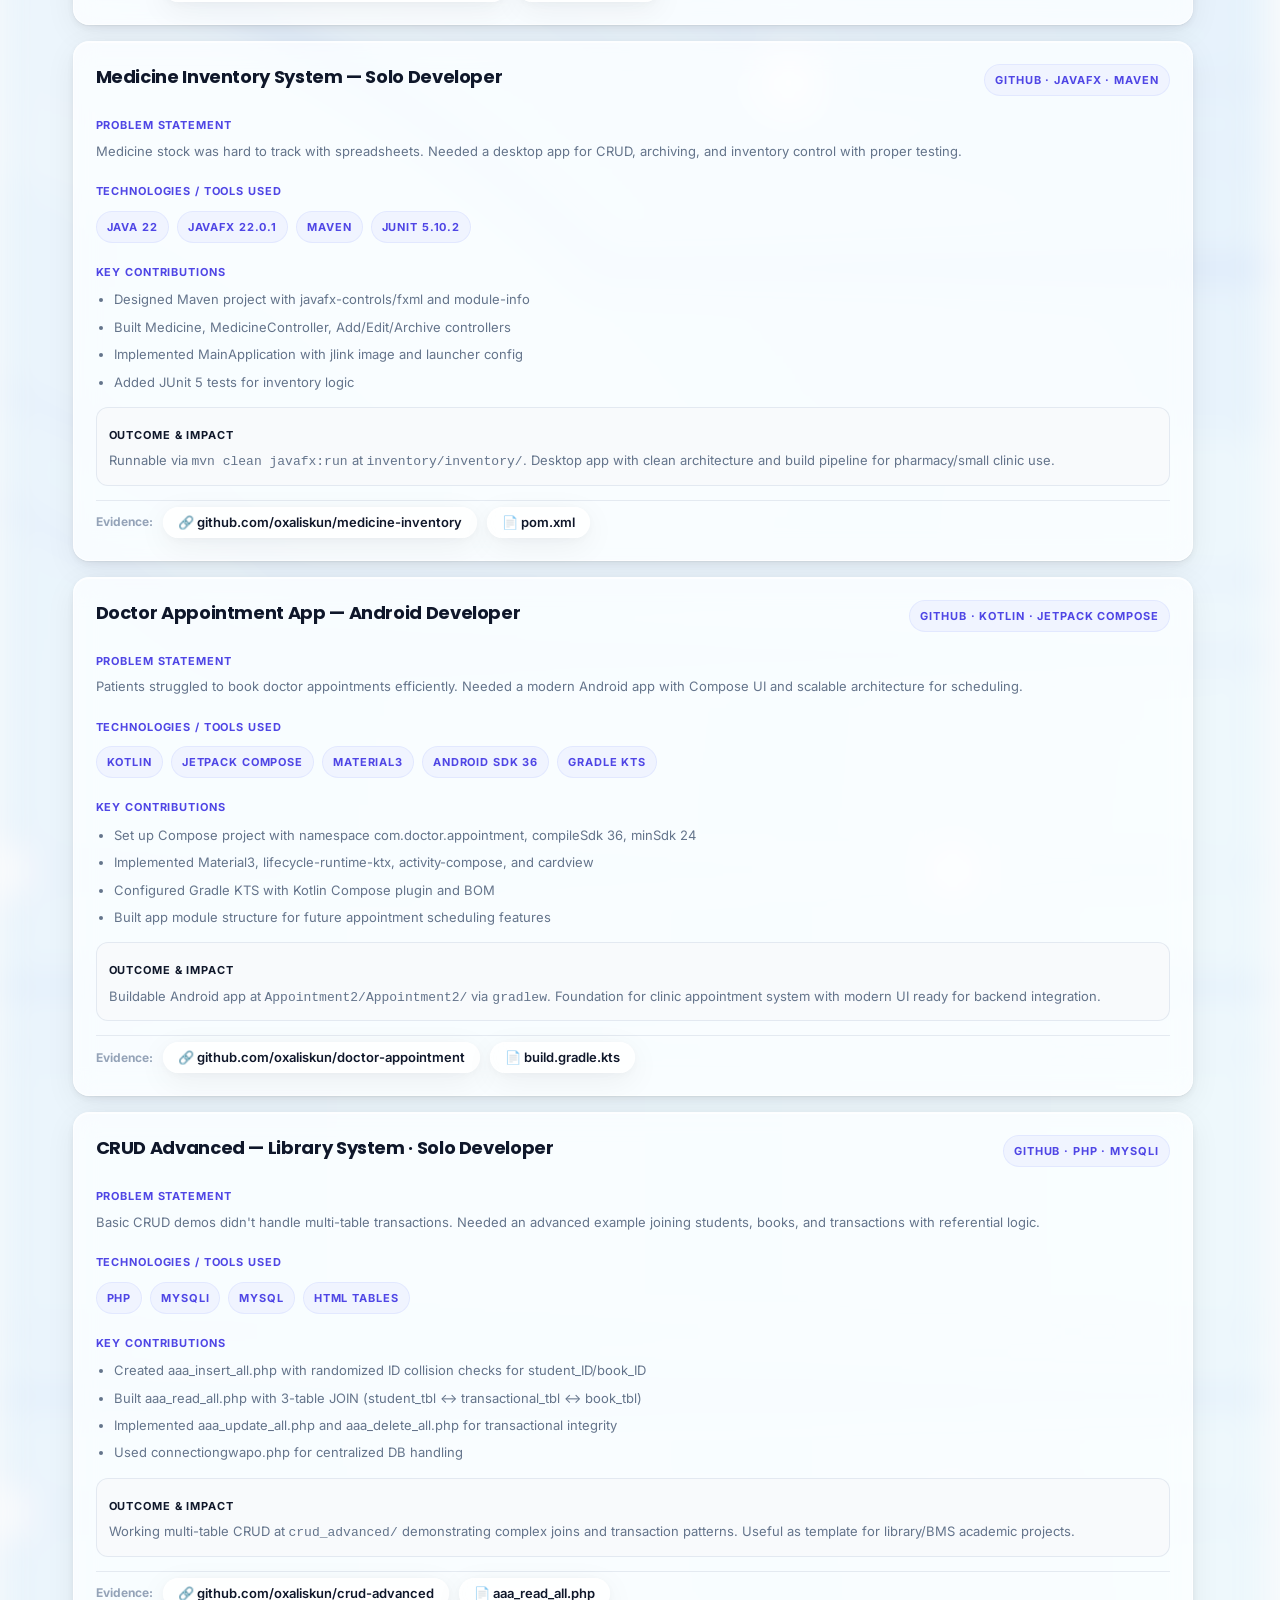
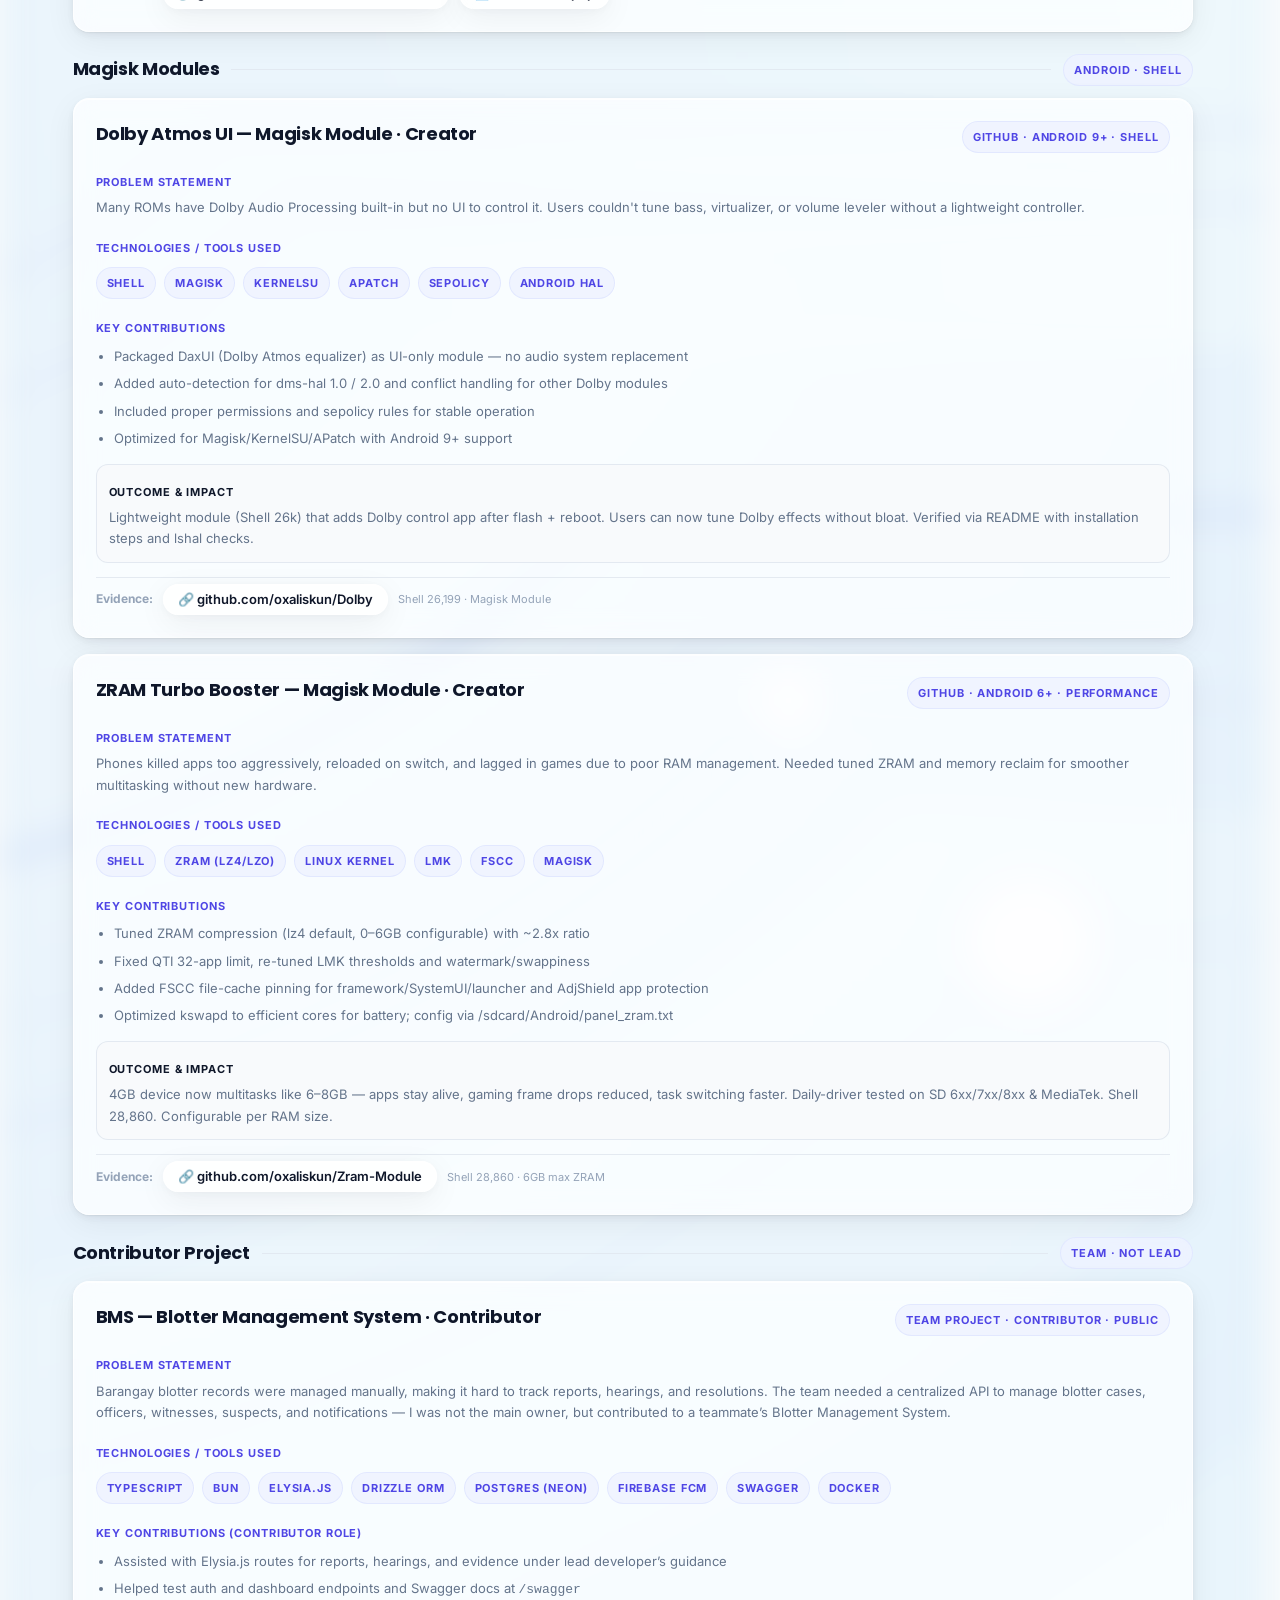
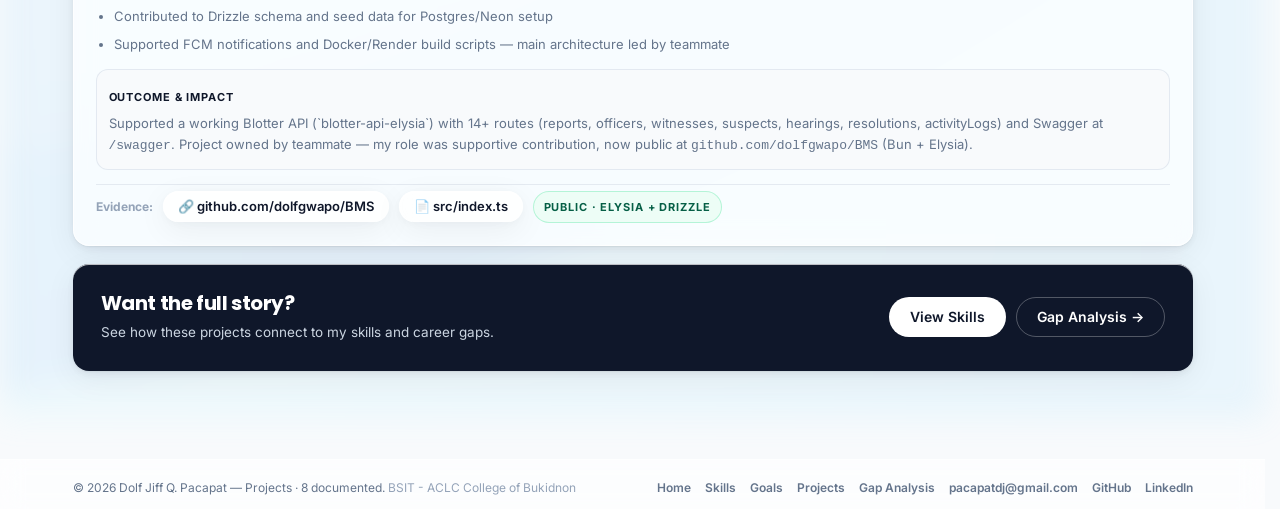
<file: projects.html>
<!DOCTYPE html>
<html lang="en">
<head>
  <meta charset="UTF-8"/>
  <meta name="viewport" content="width=device-width, initial-scale=1.0"/>
  <title>Dolf Jiff Q. Pacapat — Projects</title>
  <meta name="description" content="Projects of Dolf Jiff Q. Pacapat — 8 documented projects with problem, tools, contributions, outcome and evidence"/>
  <link rel="preconnect" href="https://fonts.googleapis.com">
  <link rel="preconnect" href="https://fonts.gstatic.com" crossorigin>
  <link href="https://fonts.googleapis.com/css2?family=Inter:wght@400;500;600;700&family=Poppins:wght@600;700;800&display=swap" rel="stylesheet">
  <link rel="stylesheet" href="css/style.css"/>
</head>
<body>
  <!-- NAV — same glass nav, active on Projects -->
  <nav class="nav" id="nav">
    <div class="container nav-inner">
      <a class="brand" href="index.html">
        <span class="brand-mark">◈</span>
        <span>Dolf Jiff Q. Pacapat</span>
      </a>
      <div class="nav-links">
        <a href="index.html">Home</a>
        <a href="skills.html">Skills</a>
        <a href="career.html">Career Goals</a>
        <a class="active" href="projects.html">Projects</a>
        <a href="gap-analysis.html">Gap Analysis</a>
        <a class="btn btn-dark nav-cta" href="mailto:pacapatdj@gmail.com" style="padding:10px 16px; border-radius:999px; color:#fff">Contact →</a>
      </div>
      <button class="hamburger" aria-label="Menu" onclick="document.getElementById('nav').classList.toggle('open')">☰</button>
    </div>
  </nav>

  <header class="section" style="padding-bottom:16px">
    <div class="container">
      <span class="eyebrow">Activity 2 — Projects Portfolio</span>
      <h1 style="margin:12px 0 10px">Projects that <span class="gradient-text">solve real problems.</span></h1>
      <p class="lead" style="max-width:720px">Eight documented projects — all now on GitHub — each with problem, tools, my contributions, outcome, and evidence. Built with the same design system as Activity 1.</p>
      <p style="margin-top:10px; font-size:13px">Dolf Jiff Q. Pacapat · Aspiring Full-Stack Developer · Sugod, Valencia City, Bukidnon · <a href="mailto:pacapatdj@gmail.com">pacapatdj@gmail.com</a> · <a href="https://github.com/oxaliskun" target="_blank">oxaliskun</a> / <a href="https://github.com/dolfgwapo" target="_blank">dolfgwapo</a></p>
    </div>
  </header>

  <section class="section-sm skills-tech" style="padding-top:0">
    <div class="container">
      <!-- STATS BAR — reuse .card + .stat -->
      <div class="card" style="padding:16px; margin-bottom:18px; display:flex; gap:18px; flex-wrap:wrap; justify-content:space-between; align-items:center">
        <div class="stat"><strong>8</strong><span>Projects Documented</span></div>
        <div class="stat"><strong>8</strong><span>All on GitHub</span></div>
        <div class="stat"><strong>2024–2026</strong><span>Timeline</span></div>
        <div class="stat"><strong>100%</strong><span>Evidence Linked</span></div>
        <div style="margin-left:auto; display:flex; gap:8px; flex-wrap:wrap">
          <span class="tag-important">Web</span>
          <span class="tag-important">Mobile</span>
          <span class="tag-important">Desktop</span>
          <span class="tag-important">Magisk</span>
        </div>
      </div>

      <!-- SECTION LABEL: GitHub Projects -->
      <div style="display:flex; align-items:center; gap:12px; margin:18px 0 12px">
        <h2 style="font-size:18px">GitHub Projects</h2>
        <span style="height:1px; flex:1; background:var(--border)"></span>
        <span class="tag-important">Public Repos</span>
      </div>

      <!-- PROJECT 1: CaneTrack -->
      <div class="card" style="padding:22px; display:grid; gap:14px; margin-bottom:16px">
        <div style="display:flex; align-items:center; justify-content:space-between; gap:12px; flex-wrap:wrap">
          <h3>CaneTrack — Full-Stack Developer</h3>
          <span class="tag-important">GitHub · 2026 · Mill-to-Refinery System</span>
        </div>
        <div>
          <strong style="font-size:11px; letter-spacing:.08em; text-transform:uppercase; color:var(--accent)">Problem Statement</strong>
          <p style="font-size:13px; margin-top:4px">Manual weight-bridge reconciliation from mill to refinery was slow and error-prone. Needed a centralized system to track cane deliveries, reconcile weights, and provide real-time reporting for operations.</p>
        </div>
        <div>
          <strong style="font-size:11px; letter-spacing:.08em; text-transform:uppercase; color:var(--accent)">Technologies / Tools Used</strong>
          <div style="margin-top:8px; display:flex; gap:8px; flex-wrap:wrap">
            <span class="tag-important">TypeScript</span>
            <span class="tag-important">React 19</span>
            <span class="tag-important">Vite</span>
            <span class="tag-important">Express</span>
            <span class="tag-important">Prisma</span>
            <span class="tag-important">Tailwind</span>
            <span class="tag-important">Gemini API</span>
            <span class="tag-important">SendGrid</span>
          </div>
        </div>
        <div>
          <strong style="font-size:11px; letter-spacing:.08em; text-transform:uppercase; color:var(--accent)">Key Contributions</strong>
          <ul style="margin-top:6px; display:grid; gap:6px; font-size:13px; color:var(--text-muted); list-style:disc; padding-left:18px">
            <li>Built React frontend with React Router 7, motion, and recharts dashboards</li>
            <li>Implemented Express API server with Prisma ORM and JWT auth (bcryptjs)</li>
            <li>Integrated Gemini AI and SendGrid for automated notifications</li>
            <li>Set up Vite + tsx concurrent dev, Prisma migrate/seed, and Render deployment</li>
          </ul>
        </div>
        <div style="background: var(--bg); border:1px solid var(--border); border-radius:12px; padding:12px">
          <strong style="font-size:11px; letter-spacing:.08em; text-transform:uppercase; color:var(--text)">Outcome & Impact</strong>
          <p style="font-size:13px; margin-top:4px">Deployed weight-bridge reconciliation system with health-check API and uploads handling (multer). Ready for mill-to-refinery operations with real-time data and audit trail. Stack verified via <code>package.json</code> and <code>server.ts</code>.</p>
        </div>
        <div style="display:flex; gap:10px; flex-wrap:wrap; align-items:center; padding-top:6px; border-top:1px solid var(--border)">
          <span style="font-size:12px; font-weight:700; color:var(--text-light)">Evidence:</span>
          <a href="https://github.com/oxaliskun/canetrack" target="_blank" class="btn btn-ghost" style="padding:8px 14px; font-size:13px">🔗 github.com/oxaliskun/canetrack</a>
          <a href="https://github.com/oxaliskun/canetrack/blob/main/metadata.json" target="_blank" class="btn btn-ghost" style="padding:8px 14px; font-size:13px">📄 metadata.json</a>
          <span style="font-size:11px; color:var(--text-light)">TypeScript 445k · Express + Prisma</span>
        </div>
      </div>

      <!-- Plant Watering Reminder — merged into GitHub Projects -->
      <div class="card" style="padding:22px; display:grid; gap:14px; margin-bottom:16px">
        <div style="display:flex; align-items:center; justify-content:space-between; gap:12px; flex-wrap:wrap">
          <h3>Plant Watering Reminder — Solo Developer</h3>
          <span class="tag-important">Local · PHP · 2024–2025</span>
        </div>
        <div>
          <strong style="font-size:11px; letter-spacing:.08em; text-transform:uppercase; color:var(--accent)">Problem Statement</strong>
          <p style="font-size:13px; margin-top:4px">Plant owners forgot watering schedules, leading to over/under-watering. Needed an automated reminder system with scheduling and reports for 16 plant types.</p>
        </div>
        <div>
          <strong style="font-size:11px; letter-spacing:.08em; text-transform:uppercase; color:var(--accent)">Technologies / Tools Used</strong>
          <div style="margin-top:8px; display:flex; gap:8px; flex-wrap:wrap">
            <span class="tag-important">PHP (PDO)</span>
            <span class="tag-important">MySQL</span>
            <span class="tag-important">HTML/CSS</span>
            <span class="tag-important">JavaScript</span>
          </div>
        </div>
        <div>
          <strong style="font-size:11px; letter-spacing:.08em; text-transform:uppercase; color:var(--accent)">Key Contributions</strong>
          <ul style="margin-top:6px; display:grid; gap:6px; font-size:13px; color:var(--text-muted); list-style:disc; padding-left:18px">
            <li>Implemented auth (login.php/register.php) and PDO transactions for Plants + WateringSchedule tables</li>
            <li>Built dashboard.php with today/upcoming stats using next_watering_date logic</li>
            <li>Created plants.php/schedule.php/reports.php and mark-watered.php workflow</li>
            <li>Handled 16 plant types with custom frequencies (e.g., Monstera 7–10 days, Basil 2–3 days)</li>
          </ul>
        </div>
        <div style="background: var(--bg); border:1px solid var(--border); border-radius:12px; padding:12px">
          <strong style="font-size:11px; letter-spacing:.08em; text-transform:uppercase; color:var(--text)">Outcome & Impact</strong>
          <p style="font-size:13px; margin-top:4px">Working web app at <code>plant-watering-reminder/plant-watering-reminder/</code> with transaction safety (commit/rollback) and action logging. Reduces missed waterings via daily alerts and 3-day forecast.</p>
        </div>
        <div style="display:flex; gap:10px; flex-wrap:wrap; align-items:center; padding-top:6px; border-top:1px solid var(--border)">
          <span style="font-size:12px; font-weight:700; color:var(--text-light)">Evidence:</span>
          <a href="https://github.com/oxaliskun/plant-watering-reminder" target="_blank" class="btn btn-ghost" style="padding:8px 14px; font-size:13px">🔗 github.com/oxaliskun/plant-watering-reminder</a>
          <a href="https://github.com/oxaliskun/plant-watering-reminder/blob/main/dashboard.php" target="_blank" class="btn btn-ghost" style="padding:8px 14px; font-size:13px">📄 dashboard.php</a>
        </div>
      </div>

      <!-- LOCAL 2: Medicine Inventory -->
      <div class="card" style="padding:22px; display:grid; gap:14px; margin-bottom:16px">
        <div style="display:flex; align-items:center; justify-content:space-between; gap:12px; flex-wrap:wrap">
          <h3>Medicine Inventory System — Solo Developer</h3>
          <span class="tag-important">GitHub · JavaFX · Maven</span>
        </div>
        <div>
          <strong style="font-size:11px; letter-spacing:.08em; text-transform:uppercase; color:var(--accent)">Problem Statement</strong>
          <p style="font-size:13px; margin-top:4px">Medicine stock was hard to track with spreadsheets. Needed a desktop app for CRUD, archiving, and inventory control with proper testing.</p>
        </div>
        <div>
          <strong style="font-size:11px; letter-spacing:.08em; text-transform:uppercase; color:var(--accent)">Technologies / Tools Used</strong>
          <div style="margin-top:8px; display:flex; gap:8px; flex-wrap:wrap">
            <span class="tag-important">Java 22</span>
            <span class="tag-important">JavaFX 22.0.1</span>
            <span class="tag-important">Maven</span>
            <span class="tag-important">JUnit 5.10.2</span>
          </div>
        </div>
        <div>
          <strong style="font-size:11px; letter-spacing:.08em; text-transform:uppercase; color:var(--accent)">Key Contributions</strong>
          <ul style="margin-top:6px; display:grid; gap:6px; font-size:13px; color:var(--text-muted); list-style:disc; padding-left:18px">
            <li>Designed Maven project with javafx-controls/fxml and module-info</li>
            <li>Built Medicine, MedicineController, Add/Edit/Archive controllers</li>
            <li>Implemented MainApplication with jlink image and launcher config</li>
            <li>Added JUnit 5 tests for inventory logic</li>
          </ul>
        </div>
        <div style="background: var(--bg); border:1px solid var(--border); border-radius:12px; padding:12px">
          <strong style="font-size:11px; letter-spacing:.08em; text-transform:uppercase; color:var(--text)">Outcome & Impact</strong>
          <p style="font-size:13px; margin-top:4px">Runnable via <code>mvn clean javafx:run</code> at <code>inventory/inventory/</code>. Desktop app with clean architecture and build pipeline for pharmacy/small clinic use.</p>
        </div>
        <div style="display:flex; gap:10px; flex-wrap:wrap; align-items:center; padding-top:6px; border-top:1px solid var(--border)">
          <span style="font-size:12px; font-weight:700; color:var(--text-light)">Evidence:</span>
          <a href="https://github.com/oxaliskun/medicine-inventory" target="_blank" class="btn btn-ghost" style="padding:8px 14px; font-size:13px">🔗 github.com/oxaliskun/medicine-inventory</a>
          <a href="https://github.com/oxaliskun/medicine-inventory/blob/main/pom.xml" target="_blank" class="btn btn-ghost" style="padding:8px 14px; font-size:13px">📄 pom.xml</a>
        </div>
      </div>

      <!-- LOCAL 3: Appointment2 -->
      <div class="card" style="padding:22px; display:grid; gap:14px; margin-bottom:16px">
        <div style="display:flex; align-items:center; justify-content:space-between; gap:12px; flex-wrap:wrap">
          <h3>Doctor Appointment App — Android Developer</h3>
          <span class="tag-important">GitHub · Kotlin · Jetpack Compose</span>
        </div>
        <div>
          <strong style="font-size:11px; letter-spacing:.08em; text-transform:uppercase; color:var(--accent)">Problem Statement</strong>
          <p style="font-size:13px; margin-top:4px">Patients struggled to book doctor appointments efficiently. Needed a modern Android app with Compose UI and scalable architecture for scheduling.</p>
        </div>
        <div>
          <strong style="font-size:11px; letter-spacing:.08em; text-transform:uppercase; color:var(--accent)">Technologies / Tools Used</strong>
          <div style="margin-top:8px; display:flex; gap:8px; flex-wrap:wrap">
            <span class="tag-important">Kotlin</span>
            <span class="tag-important">Jetpack Compose</span>
            <span class="tag-important">Material3</span>
            <span class="tag-important">Android SDK 36</span>
            <span class="tag-important">Gradle KTS</span>
          </div>
        </div>
        <div>
          <strong style="font-size:11px; letter-spacing:.08em; text-transform:uppercase; color:var(--accent)">Key Contributions</strong>
          <ul style="margin-top:6px; display:grid; gap:6px; font-size:13px; color:var(--text-muted); list-style:disc; padding-left:18px">
            <li>Set up Compose project with namespace com.doctor.appointment, compileSdk 36, minSdk 24</li>
            <li>Implemented Material3, lifecycle-runtime-ktx, activity-compose, and cardview</li>
            <li>Configured Gradle KTS with Kotlin Compose plugin and BOM</li>
            <li>Built app module structure for future appointment scheduling features</li>
          </ul>
        </div>
        <div style="background: var(--bg); border:1px solid var(--border); border-radius:12px; padding:12px">
          <strong style="font-size:11px; letter-spacing:.08em; text-transform:uppercase; color:var(--text)">Outcome & Impact</strong>
          <p style="font-size:13px; margin-top:4px">Buildable Android app at <code>Appointment2/Appointment2/</code> via <code>gradlew</code>. Foundation for clinic appointment system with modern UI ready for backend integration.</p>
        </div>
        <div style="display:flex; gap:10px; flex-wrap:wrap; align-items:center; padding-top:6px; border-top:1px solid var(--border)">
          <span style="font-size:12px; font-weight:700; color:var(--text-light)">Evidence:</span>
          <a href="https://github.com/oxaliskun/doctor-appointment" target="_blank" class="btn btn-ghost" style="padding:8px 14px; font-size:13px">🔗 github.com/oxaliskun/doctor-appointment</a>
          <a href="https://github.com/oxaliskun/doctor-appointment/blob/main/app/build.gradle.kts" target="_blank" class="btn btn-ghost" style="padding:8px 14px; font-size:13px">📄 build.gradle.kts</a>
        </div>
      </div>

      <!-- LOCAL 4: CRUD Advanced -->
      <div class="card" style="padding:22px; display:grid; gap:14px; margin-bottom:16px">
        <div style="display:flex; align-items:center; justify-content:space-between; gap:12px; flex-wrap:wrap">
          <h3>CRUD Advanced — Library System · Solo Developer</h3>
          <span class="tag-important">GitHub · PHP · MySQLi</span>
        </div>
        <div>
          <strong style="font-size:11px; letter-spacing:.08em; text-transform:uppercase; color:var(--accent)">Problem Statement</strong>
          <p style="font-size:13px; margin-top:4px">Basic CRUD demos didn't handle multi-table transactions. Needed an advanced example joining students, books, and transactions with referential logic.</p>
        </div>
        <div>
          <strong style="font-size:11px; letter-spacing:.08em; text-transform:uppercase; color:var(--accent)">Technologies / Tools Used</strong>
          <div style="margin-top:8px; display:flex; gap:8px; flex-wrap:wrap">
            <span class="tag-important">PHP</span>
            <span class="tag-important">MySQLi</span>
            <span class="tag-important">MySQL</span>
            <span class="tag-important">HTML Tables</span>
          </div>
        </div>
        <div>
          <strong style="font-size:11px; letter-spacing:.08em; text-transform:uppercase; color:var(--accent)">Key Contributions</strong>
          <ul style="margin-top:6px; display:grid; gap:6px; font-size:13px; color:var(--text-muted); list-style:disc; padding-left:18px">
            <li>Created aaa_insert_all.php with randomized ID collision checks for student_ID/book_ID</li>
            <li>Built aaa_read_all.php with 3-table JOIN (student_tbl ↔ transactional_tbl ↔ book_tbl)</li>
            <li>Implemented aaa_update_all.php and aaa_delete_all.php for transactional integrity</li>
            <li>Used connectiongwapo.php for centralized DB handling</li>
          </ul>
        </div>
        <div style="background: var(--bg); border:1px solid var(--border); border-radius:12px; padding:12px">
          <strong style="font-size:11px; letter-spacing:.08em; text-transform:uppercase; color:var(--text)">Outcome & Impact</strong>
          <p style="font-size:13px; margin-top:4px">Working multi-table CRUD at <code>crud_advanced/</code> demonstrating complex joins and transaction patterns. Useful as template for library/BMS academic projects.</p>
        </div>
        <div style="display:flex; gap:10px; flex-wrap:wrap; align-items:center; padding-top:6px; border-top:1px solid var(--border)">
          <span style="font-size:12px; font-weight:700; color:var(--text-light)">Evidence:</span>
          <a href="https://github.com/oxaliskun/crud-advanced" target="_blank" class="btn btn-ghost" style="padding:8px 14px; font-size:13px">🔗 github.com/oxaliskun/crud-advanced</a>
          <a href="https://github.com/oxaliskun/crud-advanced/blob/main/aaa_read_all.php" target="_blank" class="btn btn-ghost" style="padding:8px 14px; font-size:13px">📄 aaa_read_all.php</a>
        </div>
      </div>

      <!-- SECTION LABEL: Magisk Modules — put last -->
      <div style="display:flex; align-items:center; gap:12px; margin:22px 0 12px">
        <h2 style="font-size:18px">Magisk Modules</h2>
        <span style="height:1px; flex:1; background:var(--border)"></span>
        <span class="tag-important">Android · Shell</span>
      </div>

      <!-- PROJECT 7: Dolby -->
      <div class="card" style="padding:22px; display:grid; gap:14px; margin-bottom:16px">
        <div style="display:flex; align-items:center; justify-content:space-between; gap:12px; flex-wrap:wrap">
          <h3>Dolby Atmos UI — Magisk Module · Creator</h3>
          <span class="tag-important">GitHub · Android 9+ · Shell</span>
        </div>
        <div>
          <strong style="font-size:11px; letter-spacing:.08em; text-transform:uppercase; color:var(--accent)">Problem Statement</strong>
          <p style="font-size:13px; margin-top:4px">Many ROMs have Dolby Audio Processing built-in but no UI to control it. Users couldn't tune bass, virtualizer, or volume leveler without a lightweight controller.</p>
        </div>
        <div>
          <strong style="font-size:11px; letter-spacing:.08em; text-transform:uppercase; color:var(--accent)">Technologies / Tools Used</strong>
          <div style="margin-top:8px; display:flex; gap:8px; flex-wrap:wrap">
            <span class="tag-important">Shell</span>
            <span class="tag-important">Magisk</span>
            <span class="tag-important">KernelSU</span>
            <span class="tag-important">APatch</span>
            <span class="tag-important">sepolicy</span>
            <span class="tag-important">Android HAL</span>
          </div>
        </div>
        <div>
          <strong style="font-size:11px; letter-spacing:.08em; text-transform:uppercase; color:var(--accent)">Key Contributions</strong>
          <ul style="margin-top:6px; display:grid; gap:6px; font-size:13px; color:var(--text-muted); list-style:disc; padding-left:18px">
            <li>Packaged DaxUI (Dolby Atmos equalizer) as UI-only module — no audio system replacement</li>
            <li>Added auto-detection for dms-hal 1.0 / 2.0 and conflict handling for other Dolby modules</li>
            <li>Included proper permissions and sepolicy rules for stable operation</li>
            <li>Optimized for Magisk/KernelSU/APatch with Android 9+ support</li>
          </ul>
        </div>
        <div style="background: var(--bg); border:1px solid var(--border); border-radius:12px; padding:12px">
          <strong style="font-size:11px; letter-spacing:.08em; text-transform:uppercase; color:var(--text)">Outcome & Impact</strong>
          <p style="font-size:13px; margin-top:4px">Lightweight module (Shell 26k) that adds Dolby control app after flash + reboot. Users can now tune Dolby effects without bloat. Verified via README with installation steps and lshal checks.</p>
        </div>
        <div style="display:flex; gap:10px; flex-wrap:wrap; align-items:center; padding-top:6px; border-top:1px solid var(--border)">
          <span style="font-size:12px; font-weight:700; color:var(--text-light)">Evidence:</span>
          <a href="https://github.com/oxaliskun/Dolby" target="_blank" class="btn btn-ghost" style="padding:8px 14px; font-size:13px">🔗 github.com/oxaliskun/Dolby</a>
          <span style="font-size:11px; color:var(--text-light)">Shell 26,199 · Magisk Module</span>
        </div>
      </div>

      <!-- PROJECT 8: ZRAM Turbo -->
      <div class="card" style="padding:22px; display:grid; gap:14px; margin-bottom:16px">
        <div style="display:flex; align-items:center; justify-content:space-between; gap:12px; flex-wrap:wrap">
          <h3>ZRAM Turbo Booster — Magisk Module · Creator</h3>
          <span class="tag-important">GitHub · Android 6+ · Performance</span>
        </div>
        <div>
          <strong style="font-size:11px; letter-spacing:.08em; text-transform:uppercase; color:var(--accent)">Problem Statement</strong>
          <p style="font-size:13px; margin-top:4px">Phones killed apps too aggressively, reloaded on switch, and lagged in games due to poor RAM management. Needed tuned ZRAM and memory reclaim for smoother multitasking without new hardware.</p>
        </div>
        <div>
          <strong style="font-size:11px; letter-spacing:.08em; text-transform:uppercase; color:var(--accent)">Technologies / Tools Used</strong>
          <div style="margin-top:8px; display:flex; gap:8px; flex-wrap:wrap">
            <span class="tag-important">Shell</span>
            <span class="tag-important">ZRAM (lz4/lzo)</span>
            <span class="tag-important">Linux Kernel</span>
            <span class="tag-important">LMK</span>
            <span class="tag-important">FSCC</span>
            <span class="tag-important">Magisk</span>
          </div>
        </div>
        <div>
          <strong style="font-size:11px; letter-spacing:.08em; text-transform:uppercase; color:var(--accent)">Key Contributions</strong>
          <ul style="margin-top:6px; display:grid; gap:6px; font-size:13px; color:var(--text-muted); list-style:disc; padding-left:18px">
            <li>Tuned ZRAM compression (lz4 default, 0–6GB configurable) with ~2.8x ratio</li>
            <li>Fixed QTI 32-app limit, re-tuned LMK thresholds and watermark/swappiness</li>
            <li>Added FSCC file-cache pinning for framework/SystemUI/launcher and AdjShield app protection</li>
            <li>Optimized kswapd to efficient cores for battery; config via /sdcard/Android/panel_zram.txt</li>
          </ul>
        </div>
        <div style="background: var(--bg); border:1px solid var(--border); border-radius:12px; padding:12px">
          <strong style="font-size:11px; letter-spacing:.08em; text-transform:uppercase; color:var(--text)">Outcome & Impact</strong>
          <p style="font-size:13px; margin-top:4px">4GB device now multitasks like 6–8GB — apps stay alive, gaming frame drops reduced, task switching faster. Daily-driver tested on SD 6xx/7xx/8xx & MediaTek. Shell 28,860. Configurable per RAM size.</p>
        </div>
        <div style="display:flex; gap:10px; flex-wrap:wrap; align-items:center; padding-top:6px; border-top:1px solid var(--border)">
          <span style="font-size:12px; font-weight:700; color:var(--text-light)">Evidence:</span>
          <a href="https://github.com/oxaliskun/Zram-Module" target="_blank" class="btn btn-ghost" style="padding:8px 14px; font-size:13px">🔗 github.com/oxaliskun/Zram-Module</a>
          <span style="font-size:11px; color:var(--text-light)">Shell 28,860 · 6GB max ZRAM</span>
        </div>
      </div>

      <!-- SECTION LABEL: Contributor Project — put last -->
      <div style="display:flex; align-items:center; gap:12px; margin:22px 0 12px">
        <h2 style="font-size:18px">Contributor Project</h2>
        <span style="height:1px; flex:1; background:var(--border)"></span>
        <span class="tag-important">Team · Not Lead</span>
      </div>

      <!-- PROJECT 8: BMS — Blotter Management System · Contributor (now public, put last) -->
      <div class="card" style="padding:22px; display:grid; gap:14px; margin-bottom:16px">
        <div style="display:flex; align-items:center; justify-content:space-between; gap:12px; flex-wrap:wrap">
          <h3>BMS — Blotter Management System · Contributor</h3>
          <span class="tag-important">Team Project · Contributor · Public</span>
        </div>
        <div>
          <strong style="font-size:11px; letter-spacing:.08em; text-transform:uppercase; color:var(--accent)">Problem Statement</strong>
          <p style="font-size:13px; margin-top:4px">Barangay blotter records were managed manually, making it hard to track reports, hearings, and resolutions. The team needed a centralized API to manage blotter cases, officers, witnesses, suspects, and notifications — I was not the main owner, but contributed to a teammate’s Blotter Management System.</p>
        </div>
        <div>
          <strong style="font-size:11px; letter-spacing:.08em; text-transform:uppercase; color:var(--accent)">Technologies / Tools Used</strong>
          <div style="margin-top:8px; display:flex; gap:8px; flex-wrap:wrap">
            <span class="tag-important">TypeScript</span>
            <span class="tag-important">Bun</span>
            <span class="tag-important">Elysia.js</span>
            <span class="tag-important">Drizzle ORM</span>
            <span class="tag-important">Postgres (Neon)</span>
            <span class="tag-important">Firebase FCM</span>
            <span class="tag-important">Swagger</span>
            <span class="tag-important">Docker</span>
          </div>
        </div>
        <div>
          <strong style="font-size:11px; letter-spacing:.08em; text-transform:uppercase; color:var(--accent)">Key Contributions (Contributor Role)</strong>
          <ul style="margin-top:6px; display:grid; gap:6px; font-size:13px; color:var(--text-muted); list-style:disc; padding-left:18px">
            <li>Assisted with Elysia.js routes for reports, hearings, and evidence under lead developer’s guidance</li>
            <li>Helped test auth and dashboard endpoints and Swagger docs at <code>/swagger</code></li>
            <li>Contributed to Drizzle schema and seed data for Postgres/Neon setup</li>
            <li>Supported FCM notifications and Docker/Render build scripts — main architecture led by teammate</li>
          </ul>
        </div>
        <div style="background: var(--bg); border:1px solid var(--border); border-radius:12px; padding:12px">
          <strong style="font-size:11px; letter-spacing:.08em; text-transform:uppercase; color:var(--text)">Outcome & Impact</strong>
          <p style="font-size:13px; margin-top:4px">Supported a working Blotter API (`blotter-api-elysia`) with 14+ routes (reports, officers, witnesses, suspects, hearings, resolutions, activityLogs) and Swagger at <code>/swagger</code>. Project owned by teammate — my role was supportive contribution, now public at <code>github.com/dolfgwapo/BMS</code> (Bun + Elysia).</p>
        </div>
        <div style="display:flex; gap:10px; flex-wrap:wrap; align-items:center; padding-top:6px; border-top:1px solid var(--border)">
          <span style="font-size:12px; font-weight:700; color:var(--text-light)">Evidence:</span>
          <a href="https://github.com/dolfgwapo/BMS" target="_blank" class="btn btn-ghost" style="padding:8px 14px; font-size:13px">🔗 github.com/dolfgwapo/BMS</a>
          <a href="https://github.com/dolfgwapo/BMS/blob/main/src/index.ts" target="_blank" class="btn btn-ghost" style="padding:8px 14px; font-size:13px">📄 src/index.ts</a>
          <span class="tag-important" style="background:rgba(236,253,245,.9); border-color:rgba(167,243,208,.8); color:#065f46">Public · Elysia + Drizzle</span>
        </div>
      </div>

      <!-- CTA -->
      <div class="card" style="background: var(--primary); color:#fff; border:none; padding:28px; display:flex; align-items:center; justify-content:space-between; gap:18px; flex-wrap:wrap; margin-top:18px">
        <div>
          <h3 style="color:#fff; font-size:20px">Want the full story?</h3>
          <p style="color:#cbd5e1">See how these projects connect to my skills and career gaps.</p>
        </div>
        <div style="display:flex; gap:10px; flex-wrap:wrap">
          <a href="skills.html" class="btn" style="background:#fff; color:var(--primary)">View Skills</a>
          <a href="gap-analysis.html" class="btn" style="background:transparent; color:#fff; border-color: rgba(255,255,255,.28)">Gap Analysis →</a>
        </div>
      </div>
    </div>
  </section>

  <footer class="footer">
    <div class="container footer-inner">
      <p>© 2026 Dolf Jiff Q. Pacapat — Projects · 8 documented. <span style="color:var(--text-light)">BSIT - ACLC College of Bukidnon</span></p>
      <div class="footer-links">
        <a href="index.html">Home</a>
        <a href="skills.html">Skills</a>
        <a href="career.html">Goals</a>
        <a href="projects.html">Projects</a>
        <a href="gap-analysis.html">Gap Analysis</a>
        <a href="mailto:pacapatdj@gmail.com">pacapatdj@gmail.com</a>
        <a href="https://github.com/oxaliskun" target="_blank">GitHub</a>
        <a href="https://www.linkedin.com/in/dolf-jiff-pacapat" target="_blank">LinkedIn</a>
      </div>
    </div>
  </footer>
</body>
</html>
</file>
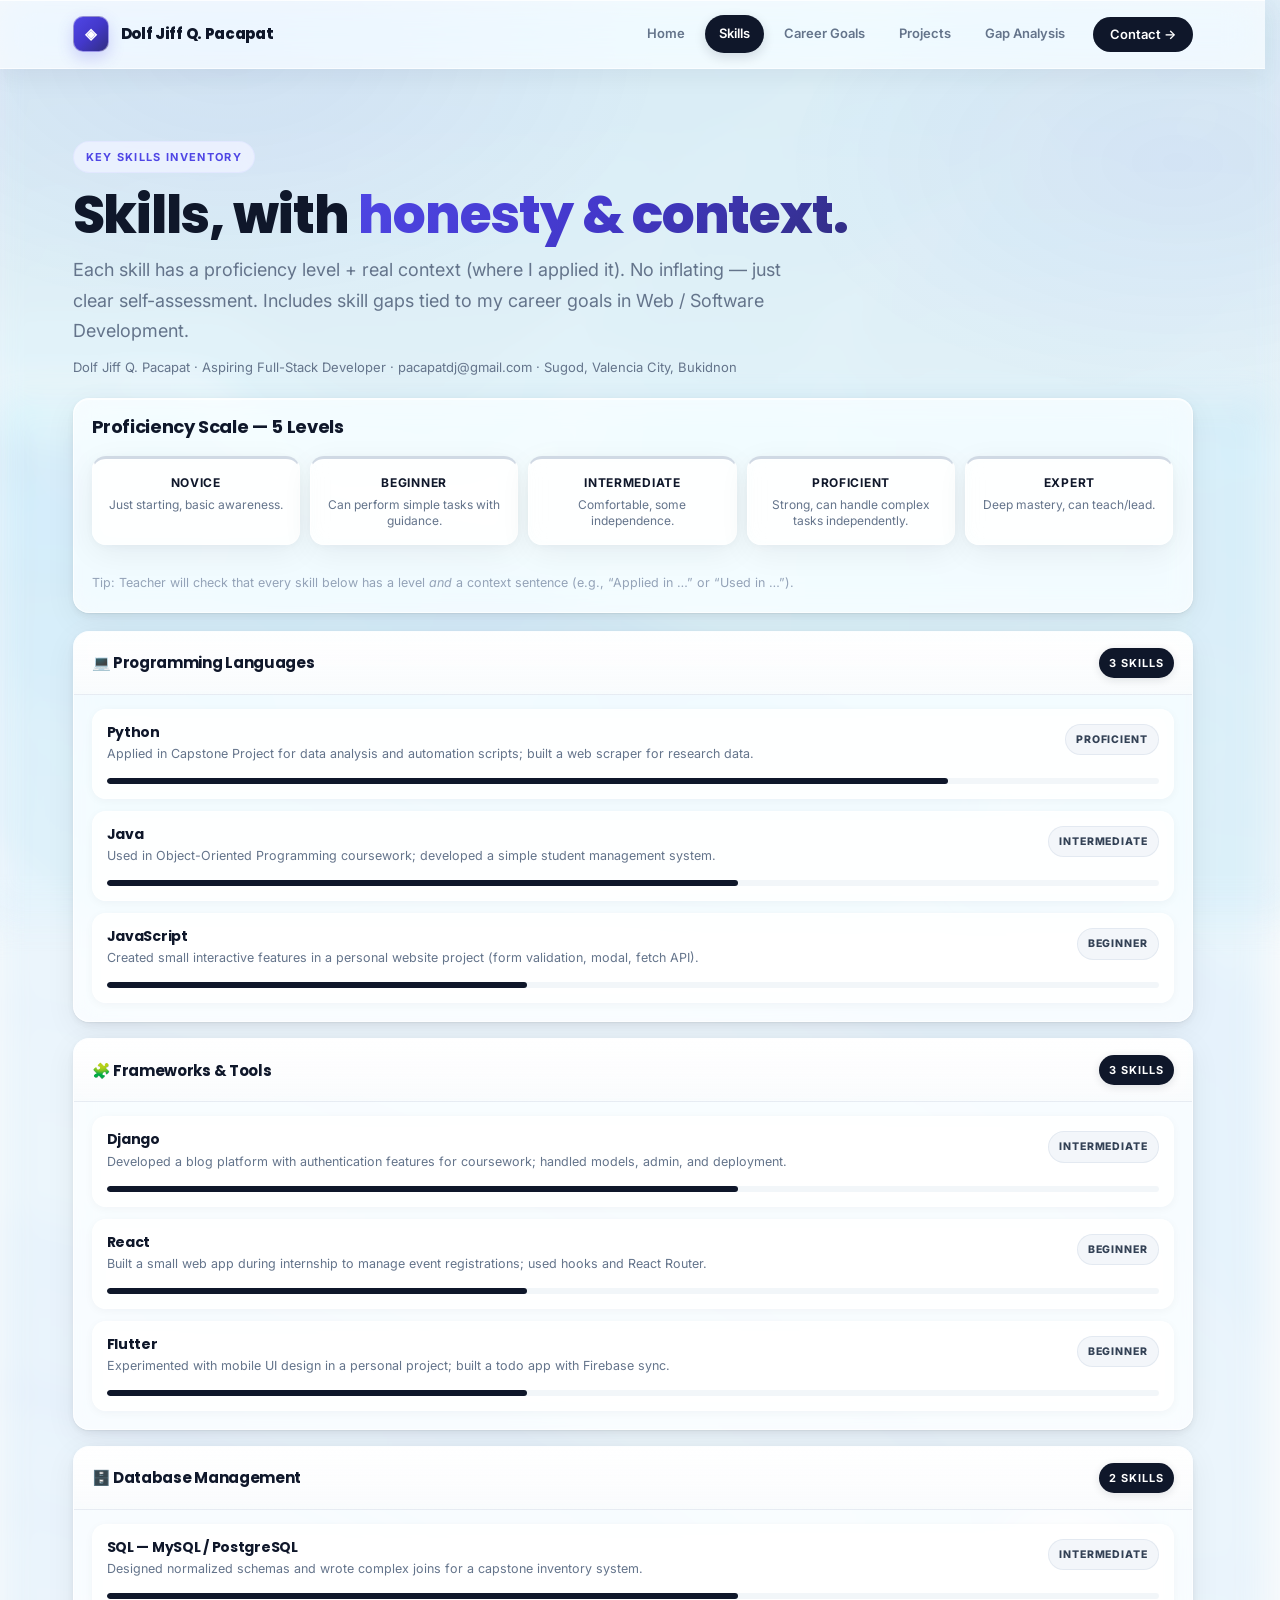
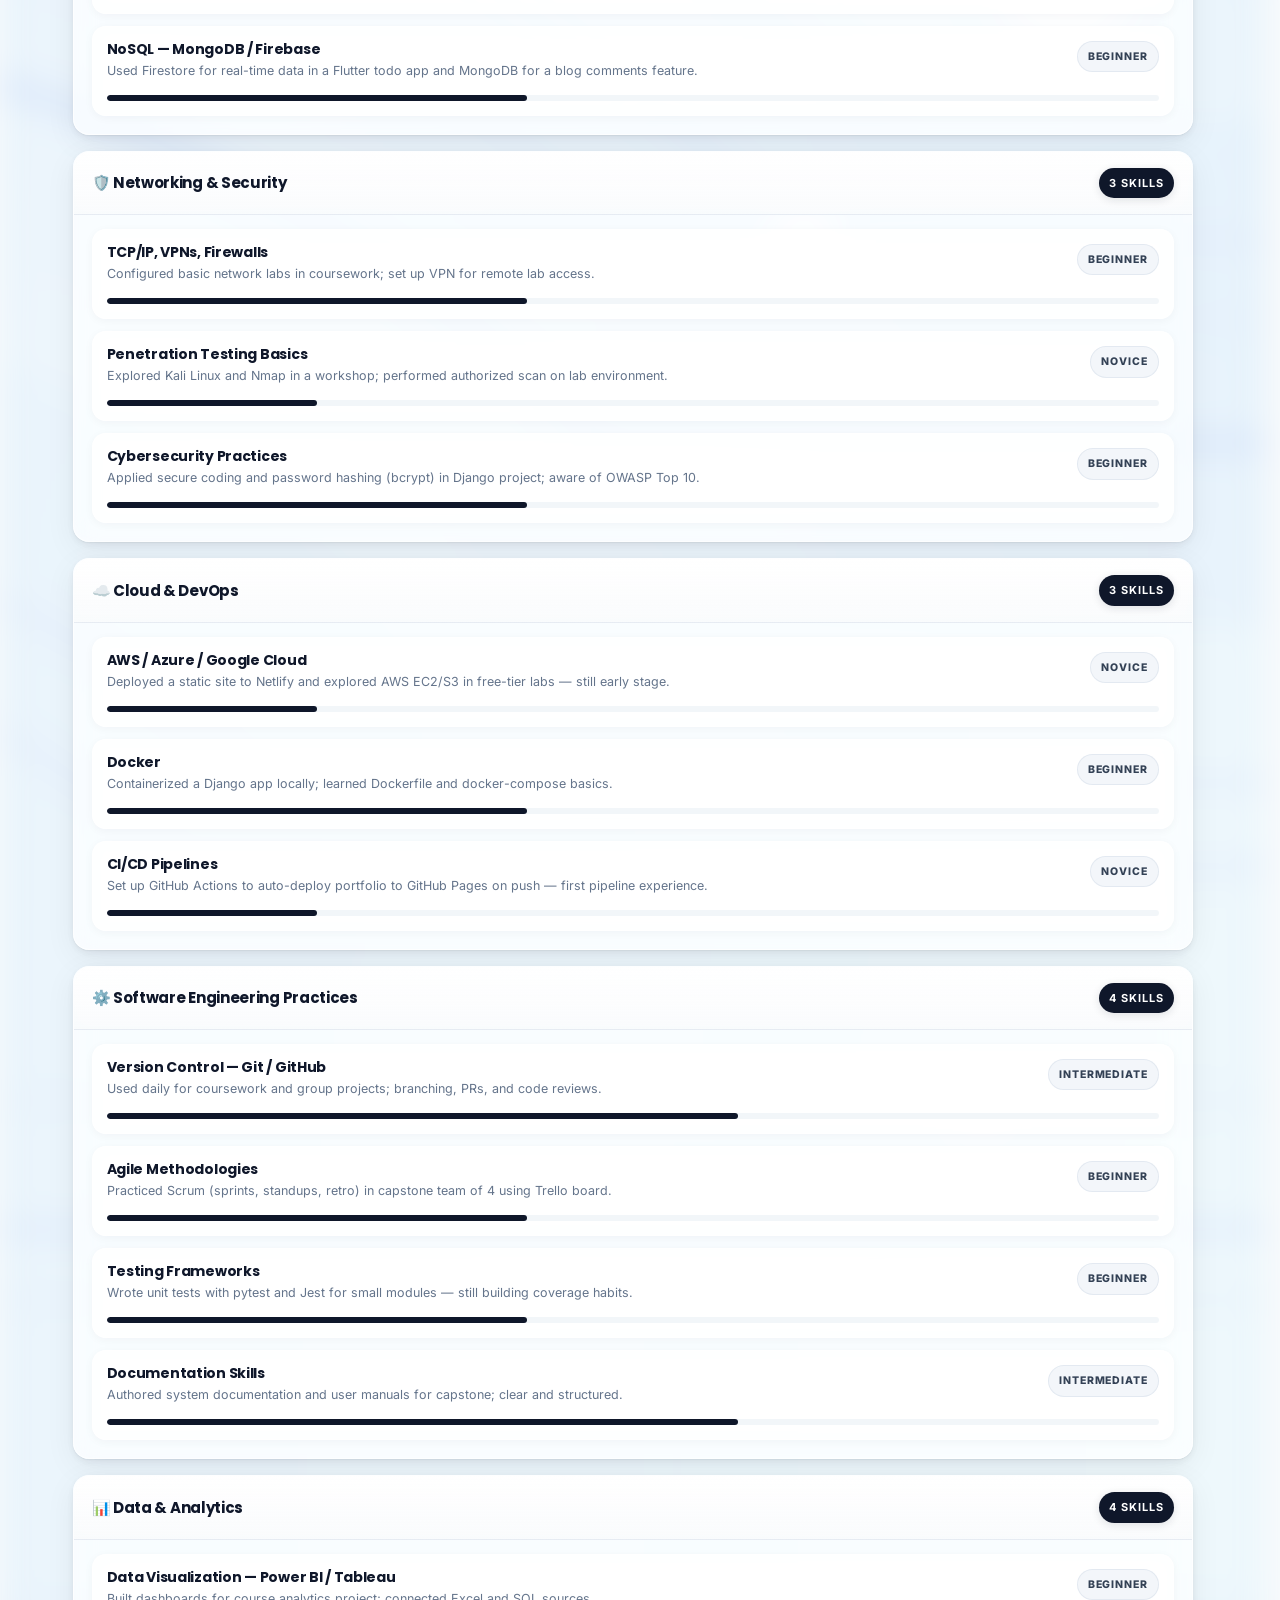
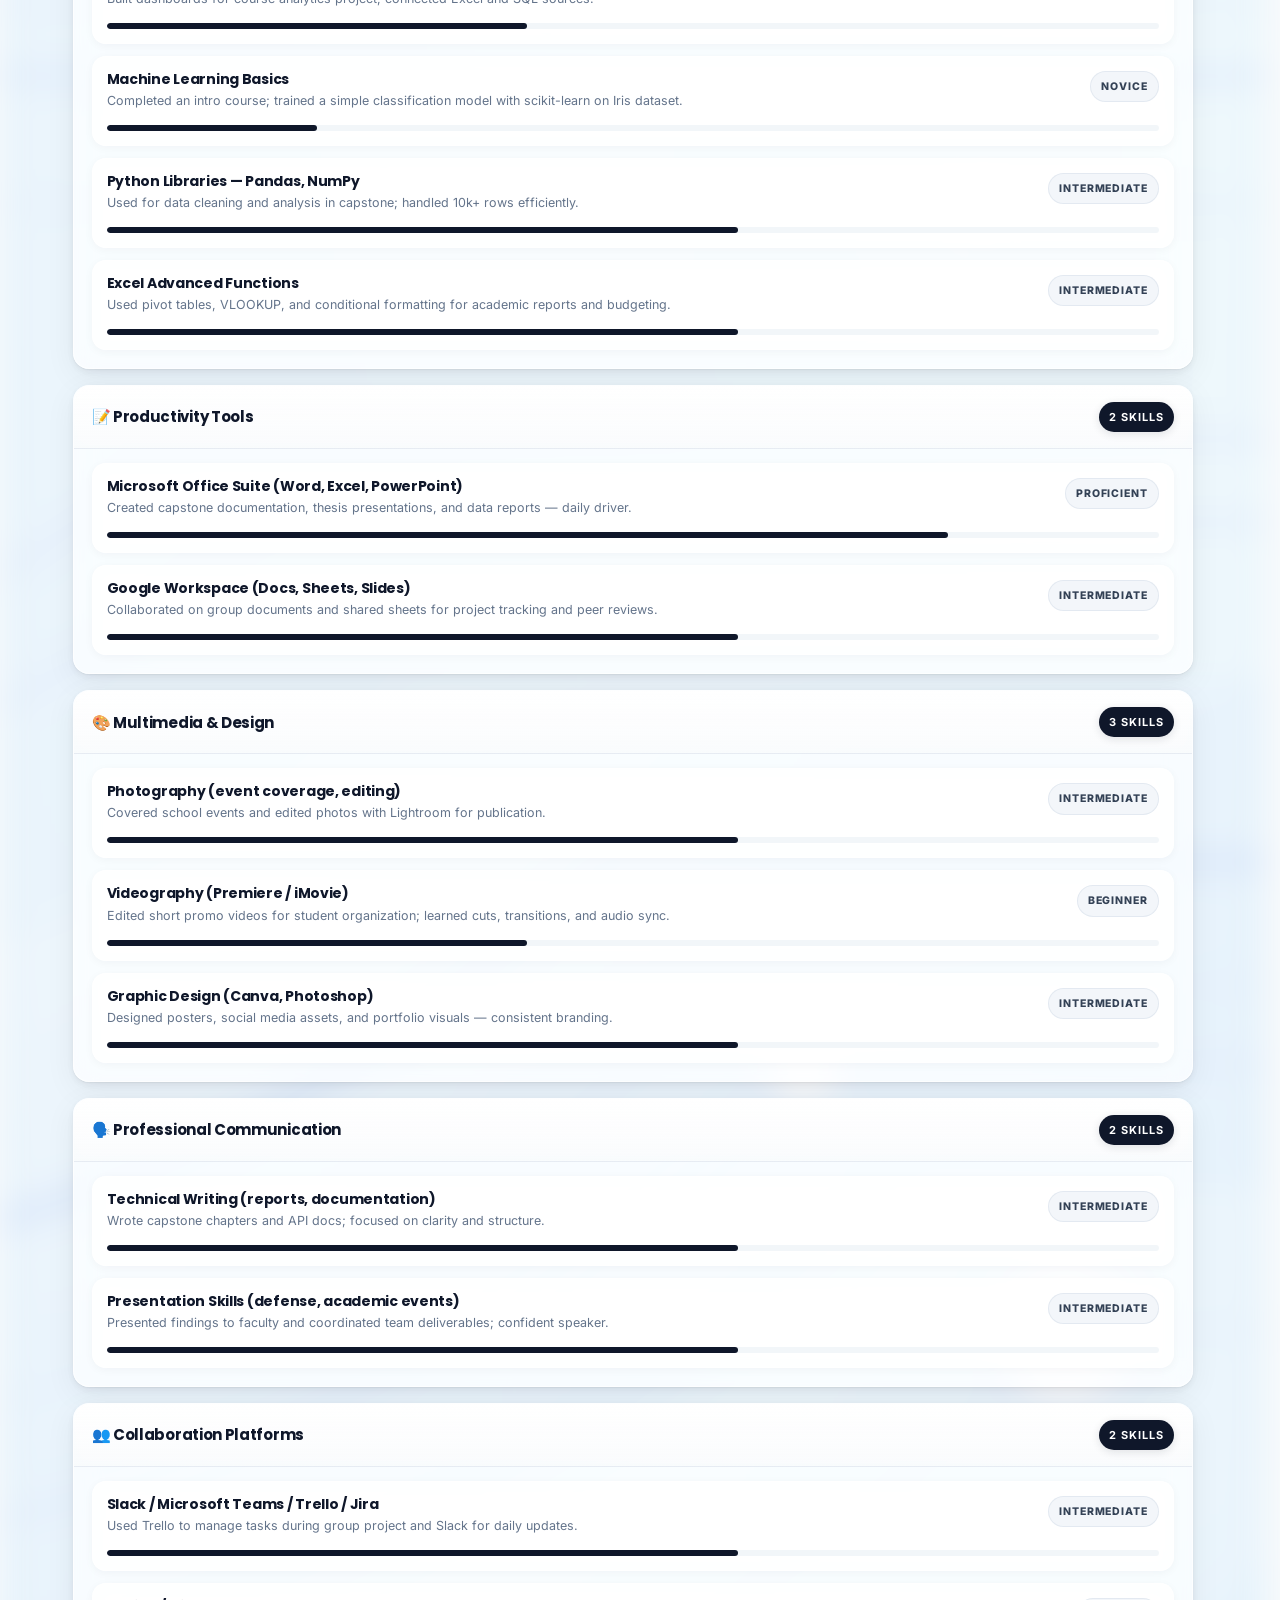
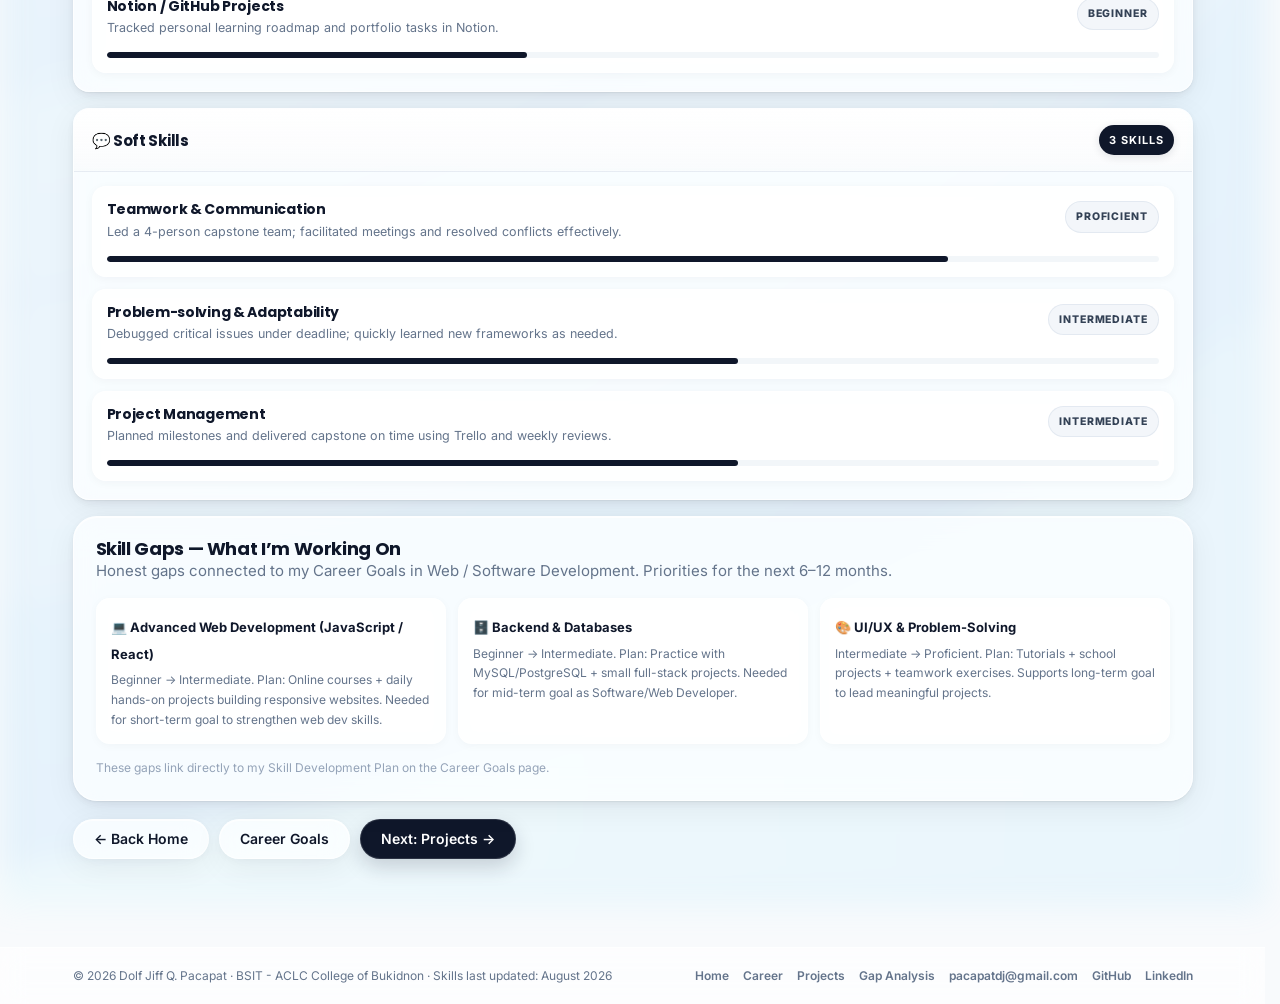
<file: skills.html>
<!DOCTYPE html>
<html lang="en">
<head>
  <meta charset="UTF-8"/>
  <meta name="viewport" content="width=device-width, initial-scale=1.0"/>
  <title>Dolf Jiff Q. Pacapat — Skills</title>
  <link rel="preconnect" href="https://fonts.googleapis.com">
  <link rel="preconnect" href="https://fonts.gstatic.com" crossorigin>
  <link href="https://fonts.googleapis.com/css2?family=Inter:wght@400;500;600;700&family=Poppins:wght@600;700;800&display=swap" rel="stylesheet">
  <link rel="stylesheet" href="css/style.css"/>
</head>
<body>
  <nav class="nav" id="nav">
    <div class="container nav-inner">
      <a class="brand" href="index.html">
        <span class="brand-mark">◈</span>
        <span>Dolf Jiff Q. Pacapat</span>
      </a>
      <div class="nav-links">
        <a href="index.html">Home</a>
        <a class="active" href="skills.html">Skills</a>
        <a href="career.html">Career Goals</a>
        <a href="projects.html">Projects</a>
        <a href="gap-analysis.html">Gap Analysis</a>
        <a class="btn btn-dark nav-cta" href="mailto:pacapatdj@gmail.com" style="padding:10px 16px; border-radius:999px; color:#fff">Contact →</a>
      </div>
      <button class="hamburger" onclick="document.getElementById('nav').classList.toggle('open')">☰</button>
    </div>
  </nav>

  <header class="section" style="padding-bottom:20px">
    <div class="container">
      <span class="eyebrow">Key Skills Inventory</span>
      <h1 style="margin:12px 0 10px">Skills, with <span class="gradient-text">honesty & context.</span></h1>
      <p class="lead" style="max-width:720px">Each skill has a proficiency level + real context (where I applied it). No inflating — just clear self-assessment. Includes skill gaps tied to my career goals in Web / Software Development.</p>
      <p style="margin-top:10px; font-size:13px">Dolf Jiff Q. Pacapat · Aspiring Full-Stack Developer · <a href="mailto:pacapatdj@gmail.com">pacapatdj@gmail.com</a> · Sugod, Valencia City, Bukidnon</p>
    </div>
  </header>

  <section class="section-sm skills-tech" style="padding-top:0">
    <div class="container">
      <!-- 5-LEVEL SCALE -->
      <div class="card" style="padding:18px; margin-bottom:18px">
        <h3 style="margin-bottom:10px">Proficiency Scale — 5 Levels</h3>
        <div class="scale">
          <div class="scale-item novice">
            <strong>Novice</strong>
            <span>Just starting, basic awareness.</span>
          </div>
          <div class="scale-item beginner">
            <strong>Beginner</strong>
            <span>Can perform simple tasks with guidance.</span>
          </div>
          <div class="scale-item intermediate">
            <strong>Intermediate</strong>
            <span>Comfortable, some independence.</span>
          </div>
          <div class="scale-item proficient">
            <strong>Proficient</strong>
            <span>Strong, can handle complex tasks independently.</span>
          </div>
          <div class="scale-item expert">
            <strong>Expert</strong>
            <span>Deep mastery, can teach/lead.</span>
          </div>
        </div>
        <p style="font-size:12.5px; color:var(--text-light)">Tip: Teacher will check that every skill below has a level <em>and</em> a context sentence (e.g., “Applied in …” or “Used in …”).</p>
      </div>

      <!-- CATEGORY: Programming Languages -->
      <div class="category">
        <div class="category-head">
          <h3>💻 Programming Languages</h3>
          <span class="count">3 skills</span>
        </div>
        <div class="category-body">
          <div class="skill proficient">
            <div class="skill-main">
              <h4>Python</h4>
              <p>Applied in Capstone Project for data analysis and automation scripts; built a web scraper for research data.</p>
            </div>
            <span class="badge proficient">Proficient</span>
            <div class="skill-bar"><i></i></div>
          </div>
          <div class="skill intermediate">
            <div class="skill-main">
              <h4>Java</h4>
              <p>Used in Object-Oriented Programming coursework; developed a simple student management system.</p>
            </div>
            <span class="badge intermediate">Intermediate</span>
            <div class="skill-bar"><i></i></div>
          </div>
          <div class="skill beginner">
            <div class="skill-main">
              <h4>JavaScript</h4>
              <p>Created small interactive features in a personal website project (form validation, modal, fetch API).</p>
            </div>
            <span class="badge beginner">Beginner</span>
            <div class="skill-bar"><i></i></div>
          </div>
        </div>
      </div>

      <!-- Frameworks & Tools -->
      <div class="category">
        <div class="category-head">
          <h3>🧩 Frameworks & Tools</h3>
          <span class="count">3 skills</span>
        </div>
        <div class="category-body">
          <div class="skill intermediate">
            <div class="skill-main">
              <h4>Django</h4>
              <p>Developed a blog platform with authentication features for coursework; handled models, admin, and deployment.</p>
            </div>
            <span class="badge intermediate">Intermediate</span>
            <div class="skill-bar"><i></i></div>
          </div>
          <div class="skill beginner">
            <div class="skill-main">
              <h4>React</h4>
              <p>Built a small web app during internship to manage event registrations; used hooks and React Router.</p>
            </div>
            <span class="badge beginner">Beginner</span>
            <div class="skill-bar"><i></i></div>
          </div>
          <div class="skill beginner">
            <div class="skill-main">
              <h4>Flutter</h4>
              <p>Experimented with mobile UI design in a personal project; built a todo app with Firebase sync.</p>
            </div>
            <span class="badge beginner">Beginner</span>
            <div class="skill-bar"><i></i></div>
          </div>
        </div>
      </div>

      <!-- Database Management -->
      <div class="category">
        <div class="category-head">
          <h3>🗄️ Database Management</h3>
          <span class="count">2 skills</span>
        </div>
        <div class="category-body">
          <div class="skill intermediate">
            <div class="skill-main">
              <h4>SQL — MySQL / PostgreSQL</h4>
              <p>Designed normalized schemas and wrote complex joins for a capstone inventory system.</p>
            </div>
            <span class="badge intermediate">Intermediate</span>
            <div class="skill-bar"><i></i></div>
          </div>
          <div class="skill beginner">
            <div class="skill-main">
              <h4>NoSQL — MongoDB / Firebase</h4>
              <p>Used Firestore for real-time data in a Flutter todo app and MongoDB for a blog comments feature.</p>
            </div>
            <span class="badge beginner">Beginner</span>
            <div class="skill-bar"><i></i></div>
          </div>
        </div>
      </div>

      <!-- Networking & Security -->
      <div class="category">
        <div class="category-head">
          <h3>🛡️ Networking & Security</h3>
          <span class="count">3 skills</span>
        </div>
        <div class="category-body">
          <div class="skill beginner">
            <div class="skill-main">
              <h4>TCP/IP, VPNs, Firewalls</h4>
              <p>Configured basic network labs in coursework; set up VPN for remote lab access.</p>
            </div>
            <span class="badge beginner">Beginner</span>
            <div class="skill-bar"><i></i></div>
          </div>
          <div class="skill novice">
            <div class="skill-main">
              <h4>Penetration Testing Basics</h4>
              <p>Explored Kali Linux and Nmap in a workshop; performed authorized scan on lab environment.</p>
            </div>
            <span class="badge novice">Novice</span>
            <div class="skill-bar"><i></i></div>
          </div>
          <div class="skill beginner">
            <div class="skill-main">
              <h4>Cybersecurity Practices</h4>
              <p>Applied secure coding and password hashing (bcrypt) in Django project; aware of OWASP Top 10.</p>
            </div>
            <span class="badge beginner">Beginner</span>
            <div class="skill-bar"><i></i></div>
          </div>
        </div>
      </div>

      <!-- Cloud & DevOps -->
      <div class="category">
        <div class="category-head">
          <h3>☁️ Cloud & DevOps</h3>
          <span class="count">3 skills</span>
        </div>
        <div class="category-body">
          <div class="skill novice">
            <div class="skill-main">
              <h4>AWS / Azure / Google Cloud</h4>
              <p>Deployed a static site to Netlify and explored AWS EC2/S3 in free-tier labs — still early stage.</p>
            </div>
            <span class="badge novice">Novice</span>
            <div class="skill-bar"><i></i></div>
          </div>
          <div class="skill beginner">
            <div class="skill-main">
              <h4>Docker</h4>
              <p>Containerized a Django app locally; learned Dockerfile and docker-compose basics.</p>
            </div>
            <span class="badge beginner">Beginner</span>
            <div class="skill-bar"><i></i></div>
          </div>
          <div class="skill novice">
            <div class="skill-main">
              <h4>CI/CD Pipelines</h4>
              <p>Set up GitHub Actions to auto-deploy portfolio to GitHub Pages on push — first pipeline experience.</p>
            </div>
            <span class="badge novice">Novice</span>
            <div class="skill-bar"><i></i></div>
          </div>
        </div>
      </div>

      <!-- Software Engineering Practices -->
      <div class="category">
        <div class="category-head">
          <h3>⚙️ Software Engineering Practices</h3>
          <span class="count">4 skills</span>
        </div>
        <div class="category-body">
          <div class="skill intermediate">
            <div class="skill-main">
              <h4>Version Control — Git / GitHub</h4>
              <p>Used daily for coursework and group projects; branching, PRs, and code reviews.</p>
            </div>
            <span class="badge intermediate">Intermediate</span>
            <div class="skill-bar"><i></i></div>
          </div>
          <div class="skill beginner">
            <div class="skill-main">
              <h4>Agile Methodologies</h4>
              <p>Practiced Scrum (sprints, standups, retro) in capstone team of 4 using Trello board.</p>
            </div>
            <span class="badge beginner">Beginner</span>
            <div class="skill-bar"><i></i></div>
          </div>
          <div class="skill beginner">
            <div class="skill-main">
              <h4>Testing Frameworks</h4>
              <p>Wrote unit tests with pytest and Jest for small modules — still building coverage habits.</p>
            </div>
            <span class="badge beginner">Beginner</span>
            <div class="skill-bar"><i></i></div>
          </div>
          <div class="skill intermediate">
            <div class="skill-main">
              <h4>Documentation Skills</h4>
              <p>Authored system documentation and user manuals for capstone; clear and structured.</p>
            </div>
            <span class="badge intermediate">Intermediate</span>
            <div class="skill-bar"><i></i></div>
          </div>
        </div>
      </div>

      <!-- Data & Analytics -->
      <div class="category">
        <div class="category-head">
          <h3>📊 Data & Analytics</h3>
          <span class="count">4 skills</span>
        </div>
        <div class="category-body">
          <div class="skill beginner">
            <div class="skill-main">
              <h4>Data Visualization — Power BI / Tableau</h4>
              <p>Built dashboards for course analytics project; connected Excel and SQL sources.</p>
            </div>
            <span class="badge beginner">Beginner</span>
            <div class="skill-bar"><i></i></div>
          </div>
          <div class="skill novice">
            <div class="skill-main">
              <h4>Machine Learning Basics</h4>
              <p>Completed an intro course; trained a simple classification model with scikit-learn on Iris dataset.</p>
            </div>
            <span class="badge novice">Novice</span>
            <div class="skill-bar"><i></i></div>
          </div>
          <div class="skill intermediate">
            <div class="skill-main">
              <h4>Python Libraries — Pandas, NumPy</h4>
              <p>Used for data cleaning and analysis in capstone; handled 10k+ rows efficiently.</p>
            </div>
            <span class="badge intermediate">Intermediate</span>
            <div class="skill-bar"><i></i></div>
          </div>
          <div class="skill intermediate">
            <div class="skill-main">
              <h4>Excel Advanced Functions</h4>
              <p>Used pivot tables, VLOOKUP, and conditional formatting for academic reports and budgeting.</p>
            </div>
            <span class="badge intermediate">Intermediate</span>
            <div class="skill-bar"><i></i></div>
          </div>
        </div>
      </div>

      <!-- Productivity Tools -->
      <div class="category">
        <div class="category-head">
          <h3>📝 Productivity Tools</h3>
          <span class="count">2 skills</span>
        </div>
        <div class="category-body">
          <div class="skill proficient">
            <div class="skill-main">
              <h4>Microsoft Office Suite (Word, Excel, PowerPoint)</h4>
              <p>Created capstone documentation, thesis presentations, and data reports — daily driver.</p>
            </div>
            <span class="badge proficient">Proficient</span>
            <div class="skill-bar"><i></i></div>
          </div>
          <div class="skill intermediate">
            <div class="skill-main">
              <h4>Google Workspace (Docs, Sheets, Slides)</h4>
              <p>Collaborated on group documents and shared sheets for project tracking and peer reviews.</p>
            </div>
            <span class="badge intermediate">Intermediate</span>
            <div class="skill-bar"><i></i></div>
          </div>
        </div>
      </div>

      <!-- Multimedia & Design -->
      <div class="category">
        <div class="category-head">
          <h3>🎨 Multimedia & Design</h3>
          <span class="count">3 skills</span>
        </div>
        <div class="category-body">
          <div class="skill intermediate">
            <div class="skill-main">
              <h4>Photography (event coverage, editing)</h4>
              <p>Covered school events and edited photos with Lightroom for publication.</p>
            </div>
            <span class="badge intermediate">Intermediate</span>
            <div class="skill-bar"><i></i></div>
          </div>
          <div class="skill beginner">
            <div class="skill-main">
              <h4>Videography (Premiere / iMovie)</h4>
              <p>Edited short promo videos for student organization; learned cuts, transitions, and audio sync.</p>
            </div>
            <span class="badge beginner">Beginner</span>
            <div class="skill-bar"><i></i></div>
          </div>
          <div class="skill intermediate">
            <div class="skill-main">
              <h4>Graphic Design (Canva, Photoshop)</h4>
              <p>Designed posters, social media assets, and portfolio visuals — consistent branding.</p>
            </div>
            <span class="badge intermediate">Intermediate</span>
            <div class="skill-bar"><i></i></div>
          </div>
        </div>
      </div>

      <!-- Professional Communication -->
      <div class="category">
        <div class="category-head">
          <h3>🗣️ Professional Communication</h3>
          <span class="count">2 skills</span>
        </div>
        <div class="category-body">
          <div class="skill intermediate">
            <div class="skill-main">
              <h4>Technical Writing (reports, documentation)</h4>
              <p>Wrote capstone chapters and API docs; focused on clarity and structure.</p>
            </div>
            <span class="badge intermediate">Intermediate</span>
            <div class="skill-bar"><i></i></div>
          </div>
          <div class="skill intermediate">
            <div class="skill-main">
              <h4>Presentation Skills (defense, academic events)</h4>
              <p>Presented findings to faculty and coordinated team deliverables; confident speaker.</p>
            </div>
            <span class="badge intermediate">Intermediate</span>
            <div class="skill-bar"><i></i></div>
          </div>
        </div>
      </div>

      <!-- Collaboration Platforms -->
      <div class="category">
        <div class="category-head">
          <h3>👥 Collaboration Platforms</h3>
          <span class="count">2 skills</span>
        </div>
        <div class="category-body">
          <div class="skill intermediate">
            <div class="skill-main">
              <h4>Slack / Microsoft Teams / Trello / Jira</h4>
              <p>Used Trello to manage tasks during group project and Slack for daily updates.</p>
            </div>
            <span class="badge intermediate">Intermediate</span>
            <div class="skill-bar"><i></i></div>
          </div>
          <div class="skill beginner">
            <div class="skill-main">
              <h4>Notion / GitHub Projects</h4>
              <p>Tracked personal learning roadmap and portfolio tasks in Notion.</p>
            </div>
            <span class="badge beginner">Beginner</span>
            <div class="skill-bar"><i></i></div>
          </div>
        </div>
      </div>

      <!-- Soft Skills -->
      <div class="category">
        <div class="category-head">
          <h3>💬 Soft Skills</h3>
          <span class="count">3 skills</span>
        </div>
        <div class="category-body">
          <div class="skill proficient">
            <div class="skill-main">
              <h4>Teamwork & Communication</h4>
              <p>Led a 4-person capstone team; facilitated meetings and resolved conflicts effectively.</p>
            </div>
            <span class="badge proficient">Proficient</span>
            <div class="skill-bar"><i></i></div>
          </div>
          <div class="skill intermediate">
            <div class="skill-main">
              <h4>Problem-solving & Adaptability</h4>
              <p>Debugged critical issues under deadline; quickly learned new frameworks as needed.</p>
            </div>
            <span class="badge intermediate">Intermediate</span>
            <div class="skill-bar"><i></i></div>
          </div>
          <div class="skill intermediate">
            <div class="skill-main">
              <h4>Project Management</h4>
              <p>Planned milestones and delivered capstone on time using Trello and weekly reviews.</p>
            </div>
            <span class="badge intermediate">Intermediate</span>
            <div class="skill-bar"><i></i></div>
          </div>
        </div>
      </div>

      <!-- Skill Gaps — aligned to your Web Dev goals -->
      <div class="gaps">
        <h3>Skill Gaps — What I’m Working On</h3>
        <p>Honest gaps connected to my Career Goals in Web / Software Development. Priorities for the next 6–12 months.</p>
        <div class="gap-grid">
          <div class="gap-card">
            <strong>💻 Advanced Web Development (JavaScript / React)</strong>
            <span>Beginner → Intermediate. Plan: Online courses + daily hands-on projects building responsive websites. Needed for short-term goal to strengthen web dev skills.</span>
          </div>
          <div class="gap-card">
            <strong>🗄️ Backend & Databases</strong>
            <span>Beginner → Intermediate. Plan: Practice with MySQL/PostgreSQL + small full-stack projects. Needed for mid-term goal as Software/Web Developer.</span>
          </div>
          <div class="gap-card">
            <strong>🎨 UI/UX & Problem-Solving</strong>
            <span>Intermediate → Proficient. Plan: Tutorials + school projects + teamwork exercises. Supports long-term goal to lead meaningful projects.</span>
          </div>
        </div>
        <p style="margin-top:14px; font-size:12px; color:var(--text-light)">These gaps link directly to my Skill Development Plan on the Career Goals page.</p>
      </div>

      <div style="margin-top:18px; display:flex; gap:10px; flex-wrap:wrap">
        <a href="index.html" class="btn btn-ghost">← Back Home</a>
        <a href="career.html" class="btn btn-ghost">Career Goals</a>
        <a href="projects.html" class="btn btn-primary">Next: Projects →</a>
      </div>
    </div>
  </section>

  <footer class="footer">
    <div class="container footer-inner">
      <p>© 2026 Dolf Jiff Q. Pacapat · BSIT - ACLC College of Bukidnon · Skills last updated: August 2026</p>
      <div class="footer-links">
        <a href="index.html">Home</a>
        <a href="career.html">Career</a>
        <a href="projects.html">Projects</a>
        <a href="gap-analysis.html">Gap Analysis</a>
        <a href="mailto:pacapatdj@gmail.com">pacapatdj@gmail.com</a>
        <a href="https://github.com/oxaliskun" target="_blank">GitHub</a>
        <a href="https://www.linkedin.com/in/dolf-jiff-pacapat" target="_blank">LinkedIn</a>
      </div>
    </div>
  </footer>
</body>
</html>
</file>
<file: css/style.css>
/* 
  Modern Minimal Portfolio — Liquid Glass Edition (subtle iOS style)
  Palette: Slate + Indigo only — uniform, professional, minimal
  Fonts: Poppins (headings) / Inter (body)
*/

/* CSS Variables — Uniform Professional Palette */
:root{
  --bg: #f8fafc;
  --surface: rgba(255,255,255,0.74);
  --surface-solid: #ffffff;
  --surface-2: #f1f5f9;
  --text: #0f172a;
  --text-muted: #64748b;
  --text-light: #94a3b8;
  --border: rgba(226,232,240,0.9);
  --border-strong: #cbd5e1;
  --primary: #0f172a;
  --primary-soft: #1e293b;
  --accent: #4f46e5;
  --accent-2: #3730a3;
  --accent-3: #312e81;
  --gradient: linear-gradient(135deg, #4f46e5 0%, #4338ca 50%, #312e81 100%);
  --gradient-soft: linear-gradient(135deg, #eef2ff 0%, #f5f3ff 100%);
  --gradient-dark: linear-gradient(135deg, #0f172a 0%, #1e1b4b 100%);
  --shadow-sm: 0 1px 2px rgba(15,23,42,.06), 0 4px 12px rgba(15,23,42,.04);
  --shadow: 0 4px 24px rgba(15,23,42,.07), 0 12px 48px rgba(15,23,42,.05);
  --shadow-lg: 0 16px 48px rgba(15,23,42,.10), 0 32px 64px rgba(15,23,42,.07);
  --glass-bg: rgba(255,255,255,0.72);
  --glass-border: rgba(255,255,255,0.68);
  --glass-blur: blur(14px) saturate(160%);
  --glass-shadow: 0 8px 32px rgba(15,23,42,0.06), 0 2px 12px rgba(15,23,42,0.04), inset 0 1px 0 rgba(255,255,255,0.72);
  --radius: 16px;
  --radius-lg: 24px;
  --radius-full: 999px;
  --nav-h: 68px;
  --max: 1120px;
}

/* Reset */
*{box-sizing:border-box;margin:0;padding:0}
html{scroll-behavior:smooth; scrollbar-gutter: stable}
body{
  font-family: 'Inter', system-ui, -apple-system, Segoe UI, Roboto, sans-serif;
  background: var(--bg);
  color: var(--text);
  line-height: 1.65;
  -webkit-font-smoothing: antialiased;
  overflow-x:hidden;
  position:relative;
}
/* Global tech background — fix white glitch on scroll */
body::before{
  content:"";
  position:fixed;
  inset:-20px;
  background:
    linear-gradient(180deg, rgba(248,250,252,0.78) 0%, rgba(248,250,252,0.86) 55%, rgba(241,245,249,0.92) 100%),
    url('../assets/tech1.jpg') center 8% / cover no-repeat;
  filter: blur(18px) saturate(0.85) brightness(1.02);
  opacity:0.72;
  z-index:-3;
  pointer-events:none;
  transform: translateZ(0);
  will-change: transform;
  backface-visibility: hidden;
}
body::after{
  content:"";
  position:fixed;
  inset:0;
  background:
    radial-gradient(700px 420px at 18% 6%, rgba(79,70,229,0.07), transparent 62%),
    radial-gradient(640px 380px at 92% 18%, rgba(79,70,229,0.05), transparent 62%);
  z-index:-2;
  pointer-events:none;
  transform: translateZ(0);
  will-change: transform;
}
img{max-width:100%;display:block}
a{color:inherit;text-decoration:none}
ul{list-style:none}

/* Typography */
h1,h2,h3,h4{font-family:'Poppins', sans-serif;letter-spacing:-.02em;line-height:1.15}
h1{font-size: clamp(32px, 5vw, 52px); font-weight:800}
h2{font-size: clamp(22px, 3vw, 32px); font-weight:700}
h3{font-size:18px;font-weight:700}
p{color: var(--text-muted); font-size:15px}
.lead{font-size: clamp(16px, 2vw, 18px); line-height:1.7}

/* Utilities */
.container{width:min(var(--max), 92vw); margin-inline:auto}
.section{padding: 72px 0; position:relative}
.section-sm{padding: 48px 0; position:relative}
.eyebrow{
  display:inline-flex; align-items:center; gap:8px;
  font-size:11px; font-weight:700; letter-spacing:.12em; text-transform:uppercase;
  color: var(--accent);
  background: rgba(238,242,255,0.85);
  border:1px solid rgba(224,231,255,0.9);
  padding:6px 12px; border-radius: var(--radius-full);
  backdrop-filter: blur(8px);
}
.tag-important{
  display:inline-flex; align-items:center; gap:6px;
  font-size:11px; font-weight:700; letter-spacing:.08em; text-transform:uppercase;
  color: var(--accent);
  background: rgba(238,242,255,0.85);
  border:1px solid rgba(224,231,255,0.9);
  padding:6px 10px; border-radius: var(--radius-full);
  backdrop-filter: blur(8px);
}
.gradient-text{
  background: var(--gradient);
  -webkit-background-clip:text;
  -webkit-text-fill-color:transparent;
  background-clip:text;
}
.btn{
  display:inline-flex; align-items:center; justify-content:center; gap:8px;
  padding:12px 20px; border-radius: var(--radius-full);
  font-weight:600; font-size:14px; line-height:1;
  border:1px solid transparent; cursor:pointer; transition:.2s;
  white-space:nowrap;
}
.btn-primary{
  background: var(--primary);
  color:#fff;
  box-shadow: 0 8px 20px rgba(15,23,42,.18);
  border-color: rgba(255,255,255,0.12);
}
.btn-primary:hover{transform: translateY(-1px); box-shadow: 0 12px 28px rgba(15,23,42,.22); background: var(--primary-soft)}
.btn-ghost{
  background: var(--glass-bg); border-color: var(--glass-border); color: var(--text);
  backdrop-filter: var(--glass-blur);
  box-shadow: var(--glass-shadow);
}
.btn-ghost:hover{border-color: rgba(203,213,225,0.9); transform: translateY(-1px); background: rgba(255,255,255,0.82)}
.btn-dark{
  background: var(--primary); color:#fff;
}
.btn-dark:hover{background: var(--primary-soft)}

/* Nav — liquid glass — fix scroll glitch */
.nav{
  position:sticky; top:0; z-index:50;
  backdrop-filter: blur(18px) saturate(170%);
  -webkit-backdrop-filter: blur(18px) saturate(170%);
  background: rgba(255,255,255,0.68);
  border-bottom:1px solid rgba(255,255,255,0.62);
  box-shadow: 0 1px 0 rgba(255,255,255,0.8) inset, 0 8px 24px rgba(15,23,42,0.05);
  transform: translateZ(0);
  will-change: transform;
}
.nav-inner{
  height: var(--nav-h);
  display:flex; align-items:center; justify-content:space-between; gap:24px;
  flex-wrap: nowrap;
}
.brand{ flex: 0 0 auto; }
.nav-links{ flex: 0 0 auto; }
.brand{
  display:flex; align-items:center; gap:12px; font-weight:800; font-family:'Poppins',sans-serif;
}
.brand-mark{
  width:36px; height:36px; border-radius:10px;
  background: var(--gradient);
  display:grid; place-items:center; color:#fff; font-size:16px; font-weight:800;
  box-shadow: 0 6px 16px rgba(79,70,229,.22);
  border:1px solid rgba(255,255,255,0.45);
}
.brand span{font-size:15px; letter-spacing:-.02em}
.nav-links{display:flex; align-items:center; gap:6px}
.nav-links a{
  padding:8px 14px; border-radius: var(--radius-full);
  font-size:13px; font-weight:600; color: var(--text-muted);
  transition:.2s;
}
.nav-links a:hover{background: rgba(241,245,249,0.85); color: var(--text)}
.nav-links a.active{background: var(--primary); color:#fff; box-shadow: 0 4px 12px rgba(15,23,42,0.14)}
.nav-links a{ min-width: fit-content; white-space: nowrap; }
.nav-cta{margin-left:8px; min-width:128px; justify-content:center; text-align:center; white-space:nowrap; flex:0 0 auto}
.hamburger{display:none; width:40px;height:40px; border-radius:10px; border:1px solid var(--border); background: rgba(255,255,255,0.72); backdrop-filter: blur(10px); display:none; place-items:center; cursor:pointer}

/* Hero — with tech1 background (ultra blurred, transparent) — fix glitch */
.hero{
  padding: 40px 0 32px;
  position:relative; overflow:hidden;
  isolation: isolate;
}
.hero::before{
  content:"";
  position:absolute; inset:0;
  background:
    radial-gradient(600px 300px at 20% 0%, rgba(79,70,229,.08), transparent 60%),
    radial-gradient(700px 360px at 90% 12%, rgba(55,48,163,.05), transparent 60%);
  pointer-events:none; z-index:0;
}
.hero::after{
  content:"";
  position:absolute; inset:0;
  background: url('../assets/tech1.jpg') center 35% / cover no-repeat;
  filter: blur(14px) saturate(0.85) brightness(1.02);
  opacity:0.18;
  pointer-events:none; z-index:-1;
  transform: translateZ(0);
  will-change: transform;
}
.hero-grid{
  display:grid; grid-template-columns: 1.2fr .9fr; gap:40px; align-items:center;
  position:relative; z-index:1;
}
.hero-copy h1{margin:14px 0 14px}
.hero-copy .lead{max-width: 560px}
.hero-actions{display:flex; gap:12px; margin-top:22px; flex-wrap:wrap}
.hero-stats{
  display:flex; gap:18px; margin-top:28px; flex-wrap:wrap;
  padding-top:20px; border-top:1px solid rgba(226,232,240,0.85);
}
.stat{min-width:110px}
.stat strong{display:block; font-family:'Poppins',sans-serif; font-size:20px; line-height:1}
.stat span{font-size:11px; font-weight:700; letter-spacing:.1em; text-transform:uppercase; color:var(--text-light)}
/* hero card — main liquid glass element */
.hero-card{
  background: var(--glass-bg);
  border:1px solid var(--glass-border);
  border-radius: var(--radius-lg);
  padding:18px;
  box-shadow: var(--glass-shadow), var(--shadow-lg);
  backdrop-filter: blur(16px) saturate(160%);
  -webkit-backdrop-filter: blur(16px) saturate(160%);
  position:relative;
  overflow:hidden;
}
.hero-card::after{
  content:"";
  position:absolute; inset:-1px;
  background: linear-gradient(180deg, rgba(255,255,255,0.55), rgba(255,255,255,0.12));
  border-radius: var(--radius-lg);
  pointer-events:none; z-index:-1;
}
.profile-wrap{
  aspect-ratio: 4/3.2; border-radius:18px; overflow:hidden; background: rgba(238,242,255,0.6);
  border:1px solid rgba(255,255,255,0.7);
  display:grid; place-items:center; position:relative;
  backdrop-filter: blur(6px);
}
.profile-wrap img{width:100%;height:100%;object-fit:cover}
.profile-placeholder{
  text-align:center; padding:24px;
}
.profile-placeholder .avatar{
  width:86px;height:86px;border-radius:50%;margin:0 auto 14px;
  background: var(--gradient); display:grid;place-items:center; color:#fff; font-size:32px; font-weight:800;
  box-shadow: 0 10px 24px rgba(79,70,229,.22);
  border:1px solid rgba(255,255,255,0.45);
}
.profile-placeholder p{max-width:260px;margin:0 auto}
.hero-card-meta{
  display:grid; grid-template-columns:1fr 1fr; gap:12px; margin-top:14px;
}
.meta-box{
  background: rgba(255,255,255,0.66); border:1px solid rgba(255,255,255,0.62); border-radius:12px; padding:12px;
  backdrop-filter: blur(10px) saturate(150%); box-shadow: 0 2px 10px rgba(15,23,42,0.04);
}
.meta-box strong{display:block; font-size:13px}
.meta-box span{font-size:12px; color:var(--text-muted)}

/* Cards / Grid — liquid glass */
.grid-3{display:grid; grid-template-columns: repeat(3,1fr); gap:18px}
.grid-2{display:grid; grid-template-columns: repeat(2,1fr); gap:18px}
.card{
  background: var(--glass-bg); border:1px solid var(--glass-border);
  border-radius: var(--radius); padding:20px;
  box-shadow: var(--glass-shadow), var(--shadow-sm);
  backdrop-filter: blur(12px) saturate(150%);
  -webkit-backdrop-filter: blur(12px) saturate(150%);
  transition:.2s;
}
.card:hover{transform: translateY(-2px); box-shadow: var(--glass-shadow), var(--shadow); background: rgba(255,255,255,0.78)}
.card-icon{
  width:44px;height:44px;border-radius:12px; display:grid;place-items:center;
  background: rgba(238,242,255,0.85); border:1px solid rgba(255,255,255,0.7); font-size:18px; margin-bottom:12px;
  backdrop-filter: blur(6px);
}
.card h3{margin-bottom:6px}
.card p{font-size:13.5px;}

/* Section headers */
.section-head{display:flex; flex-direction:column; gap:10px; margin-bottom:28px; max-width:680px}
.section-head h2{line-height:1.1}
.section-head p{max-width:620px}

/* Tech backgrounds — fix white flash on scroll */
.section.tech-bg-2::before,
.section-sm.tech-bg-2::before,
.section.tech-bg-3::before,
.skills-tech::before,
.career-tech::before{
  content:"";
  position:absolute; inset:0;
  filter: blur(16px) saturate(0.85) brightness(1.03);
  opacity:0.13;
  pointer-events:none; z-index:-1;
  transform: translateZ(0);
  will-change: transform;
  backface-visibility: hidden;
}
.section.tech-bg-2::before,
.section-sm.tech-bg-2::before{ background: url('../assets/tech2.jpg') center 30% / cover no-repeat; }
.section.tech-bg-3::before,
.skills-tech::before{ background: url('../assets/tech3.jpg') center 40% / cover no-repeat; }
.career-tech::before{ background: url('../assets/tech4.jpg') center 35% / cover no-repeat; }
.section.tech-bg-2::before,
.section-sm.tech-bg-2::before{ opacity:0.14; }

/* About */
.about-grid{display:grid; grid-template-columns: 1.1fr .9fr; gap:28px; align-items:start}
.about-highlights{display:grid; gap:12px}
.highlight{
  display:flex; gap:14px; align-items:flex-start;
  background: var(--glass-bg); border:1px solid var(--glass-border); border-radius:14px; padding:16px;
  backdrop-filter: blur(12px) saturate(150%); box-shadow: var(--glass-shadow);
}
.highlight i{width:36px;height:36px;border-radius:10px;display:grid;place-items:center;background:rgba(238,242,255,0.9);border:1px solid rgba(255,255,255,0.7);flex:0 0 36px; backdrop-filter: blur(6px)}

/* Skills specific — uniform */
.scale{
  display:grid; grid-template-columns: repeat(5,1fr); gap:10px; margin:18px 0 28px;
}
.scale-item{
  background: var(--glass-bg); border:1px solid var(--glass-border); border-radius:14px; padding:14px;
  text-align:center; border-top:3px solid rgba(203,213,225,0.9);
  backdrop-filter: blur(10px) saturate(140%); box-shadow: var(--glass-shadow);
}
.scale-item strong{display:block; font-size:12px; letter-spacing:.06em; text-transform:uppercase; color: var(--text)}
.scale-item span{font-size:12px; color:var(--text-muted); line-height:1.4; display:block; margin-top:4px}
.scale-item:hover{border-top-color: var(--accent); background: rgba(255,255,255,0.78)}

.category{
  background: var(--glass-bg); border:1px solid var(--glass-border); border-radius: var(--radius);
  overflow:hidden; box-shadow: var(--glass-shadow), var(--shadow-sm); margin-bottom:16px;
  backdrop-filter: blur(12px) saturate(150%);
}
.category-head{
  display:flex; align-items:center; justify-content:space-between; gap:16px;
  padding:16px 18px; border-bottom:1px solid rgba(226,232,240,0.8);
  background: linear-gradient(180deg, rgba(255,255,255,0.82) 0%, rgba(248,250,252,0.72) 100%);
  backdrop-filter: blur(8px);
}
.category-head h3{display:flex; align-items:center; gap:10px; font-size:15px}
.category-head .count{
  font-size:11px; font-weight:700; letter-spacing:.08em; text-transform:uppercase;
  background: var(--primary); color:#fff; padding:6px 10px; border-radius: var(--radius-full);
  box-shadow: 0 2px 8px rgba(15,23,42,0.12);
}
.category-body{padding:14px 18px 18px; display:grid; gap:12px}
.skill{
  display:grid; grid-template-columns: 1fr auto; gap:12px; align-items:start;
  padding:14px; border:1px solid rgba(255,255,255,0.62); border-radius:14px; background: rgba(255,255,255,0.68);
  backdrop-filter: blur(10px) saturate(140%); box-shadow: 0 2px 10px rgba(15,23,42,0.04);
}
.skill-main h4{font-size:14px; font-weight:700}
.skill-main p{font-size:12.5px; margin-top:4px; line-height:1.6}
.badge{
  font-size:10.5px; font-weight:800; letter-spacing:.08em; text-transform:uppercase;
  padding:6px 10px; border-radius: var(--radius-full); white-space:nowrap; height:fit-content;
  background: rgba(241,245,249,0.85); color:#334155; border:1px solid rgba(226,232,240,0.9);
  backdrop-filter: blur(6px);
}
.badge.novice, .badge.beginner, .badge.intermediate, .badge.proficient, .badge.expert{
  background: rgba(241,245,249,0.85); color:#334155; border-color: rgba(226,232,240,0.9);
}
.skill-bar{
  grid-column:1 / -1; height:6px; background: rgba(241,245,249,0.9); border-radius:999px; overflow:hidden; margin-top:2px;
}
.skill-bar i{display:block; height:100%; border-radius:999px; background: var(--primary)}
.skill.novice .skill-bar i{width:20%}
.skill.beginner .skill-bar i{width:40%}
.skill.intermediate .skill-bar i{width:60%}
.skill.proficient .skill-bar i{width:80%}
.skill.expert .skill-bar i{width:100%}

.gaps{
  background: var(--glass-bg); color:var(--text); border:1px solid var(--glass-border); border-radius: var(--radius-lg); padding:22px;
  position:relative; overflow:hidden; box-shadow: var(--glass-shadow), var(--shadow-sm);
  backdrop-filter: blur(14px) saturate(150%);
}
.gaps::before{display:none}
.gaps > *{position:relative}
.gaps h3{color:var(--text)}
.gaps p{color:var(--text-muted)}
.gap-grid{display:grid; grid-template-columns: repeat(3,1fr); gap:12px; margin-top:14px}
.gap-card{background: rgba(255,255,255,0.66); border:1px solid rgba(255,255,255,0.62); border-radius:14px; padding:14px; backdrop-filter: blur(8px); box-shadow: 0 2px 10px rgba(15,23,42,0.03)}
.gap-card strong{color:var(--text); font-size:13px}
.gap-card span{color:var(--text-muted); font-size:12px; display:block; margin-top:4px}

/* Career */
.timeline{
  display:grid; grid-template-columns: repeat(3,1fr); gap:16px; margin-bottom:22px;
}
.t-card{
  background: var(--glass-bg); border:1px solid var(--glass-border); border-radius: var(--radius);
  padding:20px; position:relative; overflow:hidden; box-shadow: var(--glass-shadow), var(--shadow-sm);
  backdrop-filter: blur(12px) saturate(150%);
}
.t-card::before{
  content:""; position:absolute; top:0; left:0; right:0; height:3px; background: var(--primary);
}
.t-card .kicker{font-size:11px; font-weight:800; letter-spacing:.1em; text-transform:uppercase; color: var(--text-light)}
.t-card h3{margin:6px 0 8px}
.t-card p{font-size:13px}
.industry{
  display:grid; grid-template-columns: 1.1fr .9fr; gap:18px; align-items:center;
  background: var(--glass-bg); border:1px solid var(--glass-border); border-radius: var(--radius-lg); padding:22px;
  backdrop-filter: blur(14px) saturate(150%); box-shadow: var(--glass-shadow), var(--shadow-sm);
}
.industry-visual{
  background: rgba(238,242,255,0.62); border:1px solid rgba(255,255,255,0.62); border-radius:16px; padding:18px;
  display:grid; gap:12px; backdrop-filter: blur(10px);
}
.industry-visual .pill{
  display:inline-flex; align-items:center; gap:8px;
  background: rgba(255,255,255,0.78); border:1px solid rgba(255,255,255,0.62); border-radius:999px; padding:8px 12px; font-size:12px; font-weight:700; width:fit-content;
  backdrop-filter: blur(8px); box-shadow: 0 1px 6px rgba(15,23,42,0.04);
}
.roadmap{
  display:grid; gap:10px; margin-top:14px;
}
.roadmap-item{
  display:flex; gap:12px; align-items:flex-start;
  background: var(--glass-bg); border:1px solid var(--glass-border); border-radius:14px; padding:14px;
  backdrop-filter: blur(12px) saturate(150%); box-shadow: var(--glass-shadow);
}
.roadmap-item .dot{width:10px;height:10px;border-radius:50%;background:var(--primary); margin-top:6px; flex:0 0 10px; box-shadow:0 0 0 6px rgba(241,245,249,0.85)}
.motivation{
  background: var(--glass-bg); border:1px solid var(--glass-border); border-radius: var(--radius-lg); padding:28px;
  text-align:center; max-width:760px; margin:0 auto;
  backdrop-filter: blur(14px) saturate(150%); box-shadow: var(--glass-shadow), var(--shadow-sm);
}
.motivation blockquote{
  font-family:'Poppins',sans-serif; font-size:18px; font-weight:600; line-height:1.5; color:var(--text); margin:12px 0;
}
.motivation cite{font-size:12px; font-weight:700; letter-spacing:.08em; text-transform:uppercase; color:var(--text-light); font-style:normal}

/* Footer — subtle glass */
.footer{
  margin-top:40px; border-top:1px solid rgba(255,255,255,0.62); background: rgba(255,255,255,0.64);
  backdrop-filter: blur(12px) saturate(150%);
}
.footer-inner{
  display:flex; align-items:center; justify-content:space-between; gap:18px;
  padding:18px 0; flex-wrap:wrap;
}
.footer-inner p{font-size:12px}
.footer-links{display:flex; gap:14px; font-size:12px; font-weight:600; color:var(--text-muted)}
.footer-links a:hover{color:var(--text)}

/* Reveal */
.reveal{opacity:0; transform: translateY(8px); animation: reveal .6s ease forwards}
.reveal:nth-child(2){animation-delay:.08s}
.reveal:nth-child(3){animation-delay:.16s}
@keyframes reveal{to{opacity:1; transform:none}}

/* Blank / placeholders — minimal (no orange) */
.blank{
  background: transparent;
  border: none;
  color: var(--text);
  padding: 0;
  font-size: inherit;
  font-weight: 600;
}
.blank-block{
  background: var(--glass-bg);
  border:1px solid var(--glass-border);
  color:var(--text-muted);
  padding:12px 14px; border-radius:12px; font-size:13px; font-weight:500; line-height:1.6;
  backdrop-filter: blur(8px);
}
.blank-important{
  background: rgba(255,251,235,0.85);
  border:1px solid rgba(253,230,138,0.9);
  color:#92400e;
  padding:6px 10px; border-radius:10px; font-size:12px; font-weight:700;
  backdrop-filter: blur(6px);
}

/* Responsive — verified for perfect mobile + desktop alignment */
@media (max-width: 960px){
  .hero-grid, .about-grid, .industry{grid-template-columns:1fr; gap:28px}
  .grid-3{grid-template-columns:1fr 1fr}
  .timeline{grid-template-columns:1fr}
  .scale{grid-template-columns: repeat(3,1fr)}
  .gap-grid{grid-template-columns:1fr}
  .hero-card{order:-1; max-width: 520px; margin: 0 auto; width:100%}
}
@media (max-width: 680px){
  .nav-links{display:none}
  .hamburger{display:grid}
  .container{width:min(var(--max), 94vw)}
  .grid-3, .grid-2{grid-template-columns:1fr; gap:14px}
  .scale{grid-template-columns:1fr 1fr; gap:8px}
  .hero{padding: 20px 0 16px}
  .hero-grid{gap:22px}
  .hero-copy h1{font-size: clamp(28px, 8vw, 34px)}
  .hero-actions{flex-direction:column; align-items:stretch}
  .hero-actions .btn{width:100%; justify-content:center}
  .hero-stats{display:grid; grid-template-columns:1fr 1fr; gap:12px; padding-top:16px}
  .stat{min-width:auto}
  .hero-card{padding:14px; border-radius:20px}
  .hero-card-meta{grid-template-columns:1fr}
  .section{padding:36px 0}
  .section-sm{padding:32px 0}
  .section-head{margin-bottom:20px}
  .about-grid{gap:18px}
  .category-head{flex-direction:column; align-items:flex-start; gap:8px; padding:14px 16px}
  .category-body{padding:12px 14px 14px}
  .skill{padding:12px; gap:10px}
  .skill-main h4{font-size:13px}
  .timeline{gap:12px}
  .t-card{padding:16px}
  .industry{padding:16px; gap:14px}
  .industry-visual{padding:14px}
  .gaps{padding:16px}
  .gap-grid{gap:8px}
  .roadmap-item{padding:12px}
  .motivation{padding:20px 16px}
  .motivation blockquote{font-size:16px}
  .footer-inner{flex-direction:column; align-items:center; text-align:center; gap:10px; padding:16px 0}
  .footer-links{flex-wrap:wrap; justify-content:center; gap:10px 14px}
  .nav-inner{height:60px}
  .eyebrow{font-size:10px; padding:5px 10px}
}
@media (max-width: 420px){
  .scale{grid-template-columns:1fr; gap:8px}
  .hero-stats{grid-template-columns:1fr 1fr}
  .stat strong{font-size:18px}
  .container{width: 94vw}
}
@media (max-width: 360px){
  .hero-actions .btn{padding:11px 16px; font-size:13px}
  .hero-card-meta{grid-template-columns:1fr}
}

/* Mobile nav */
.nav.open .nav-links{
  display:flex; position:absolute; top:var(--nav-h); left:0; right:0;
  background: rgba(255,255,255,0.92); backdrop-filter: blur(16px) saturate(160%);
  border-bottom:1px solid rgba(255,255,255,0.62); border-top:1px solid rgba(255,255,255,0.62);
  padding:12px 4vw; flex-direction:column; align-items:stretch; gap:6px;
  box-shadow: 0 12px 32px rgba(15,23,42,0.08);
}
.nav.open .nav-links a{padding:12px 16px}
</file>
